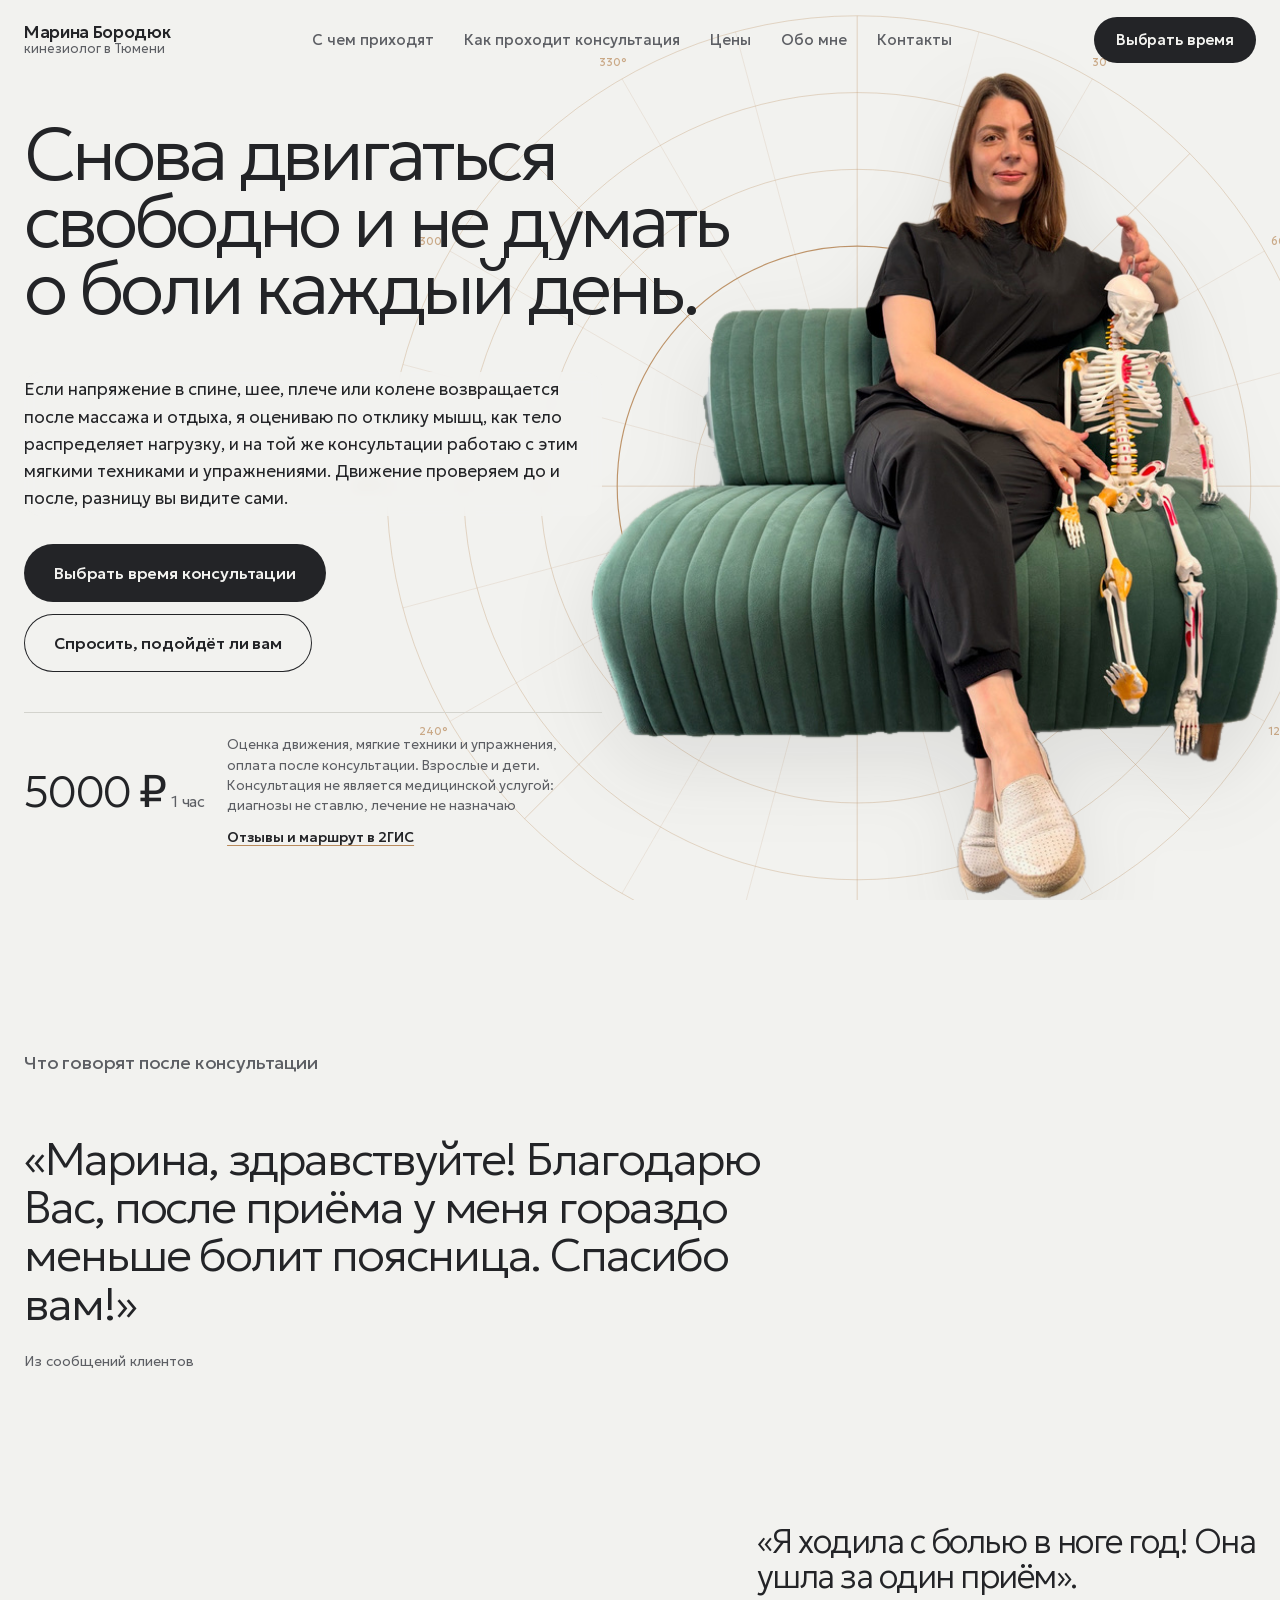
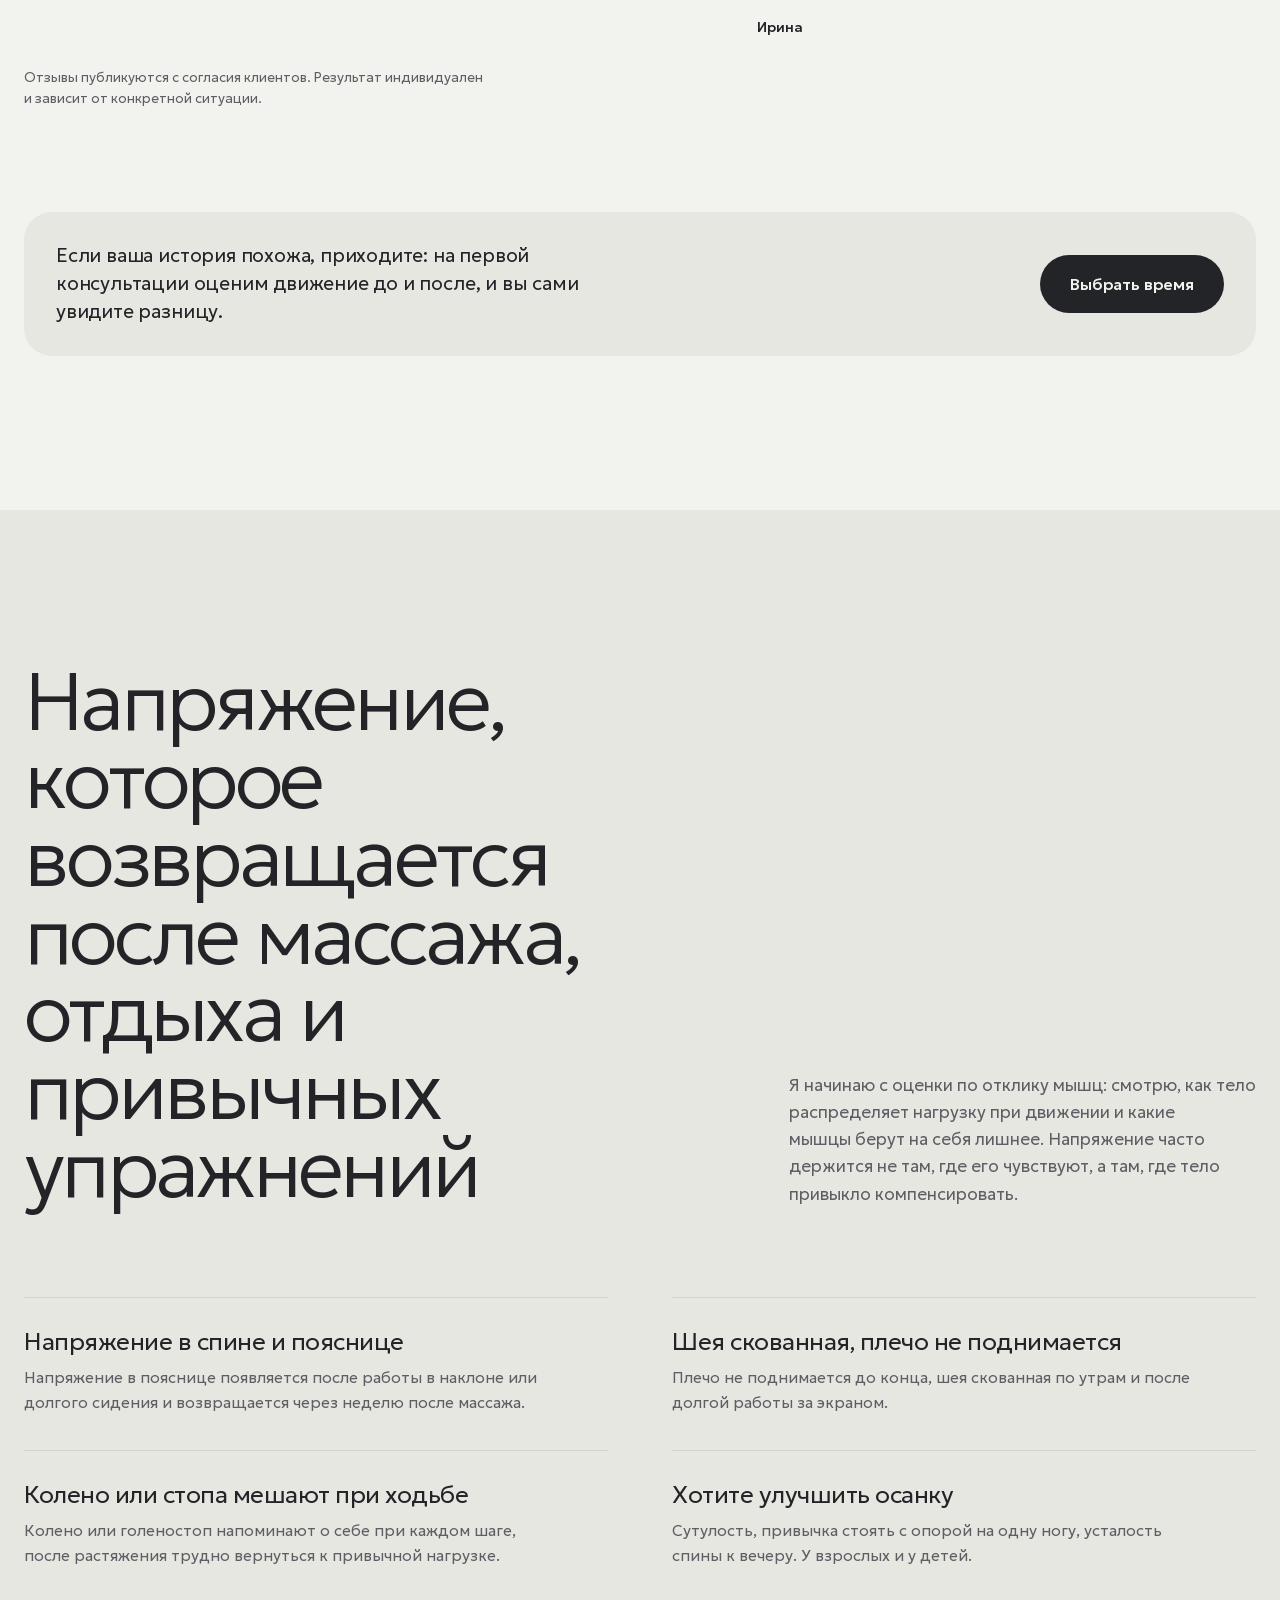
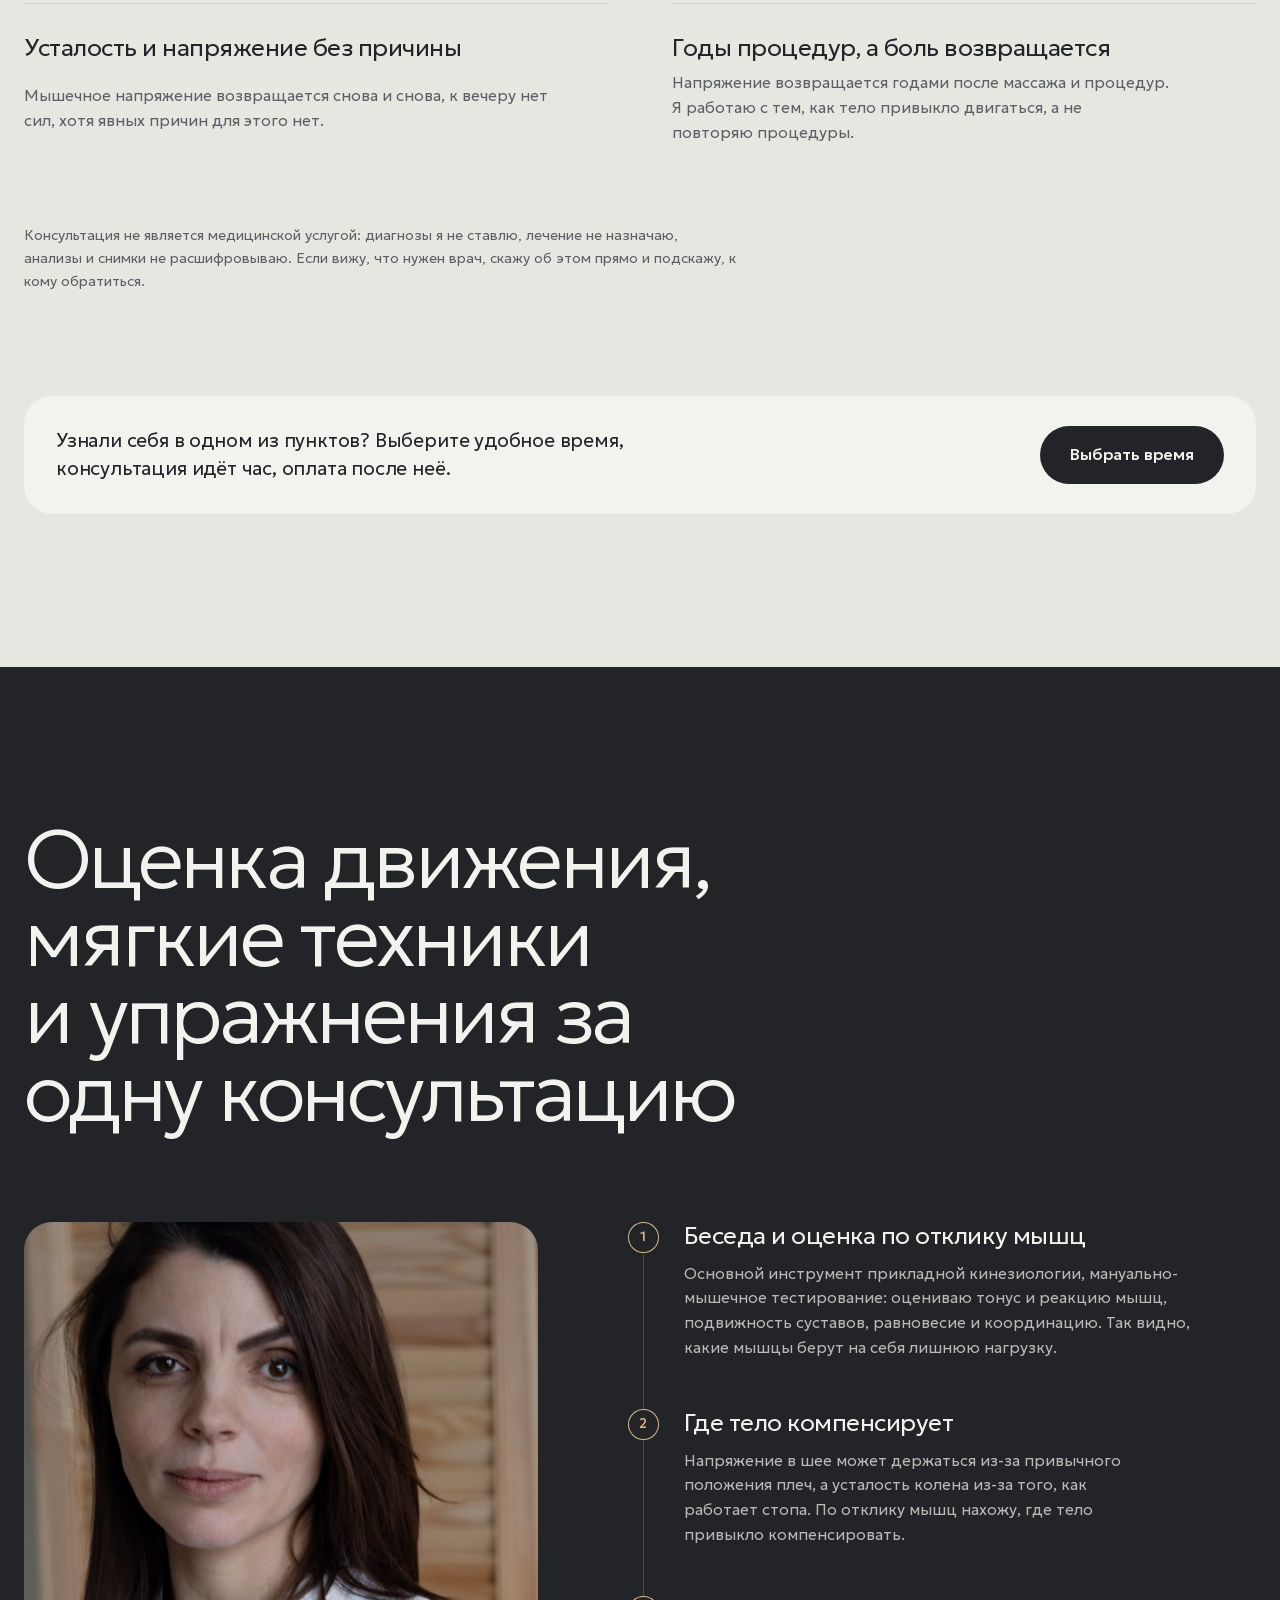
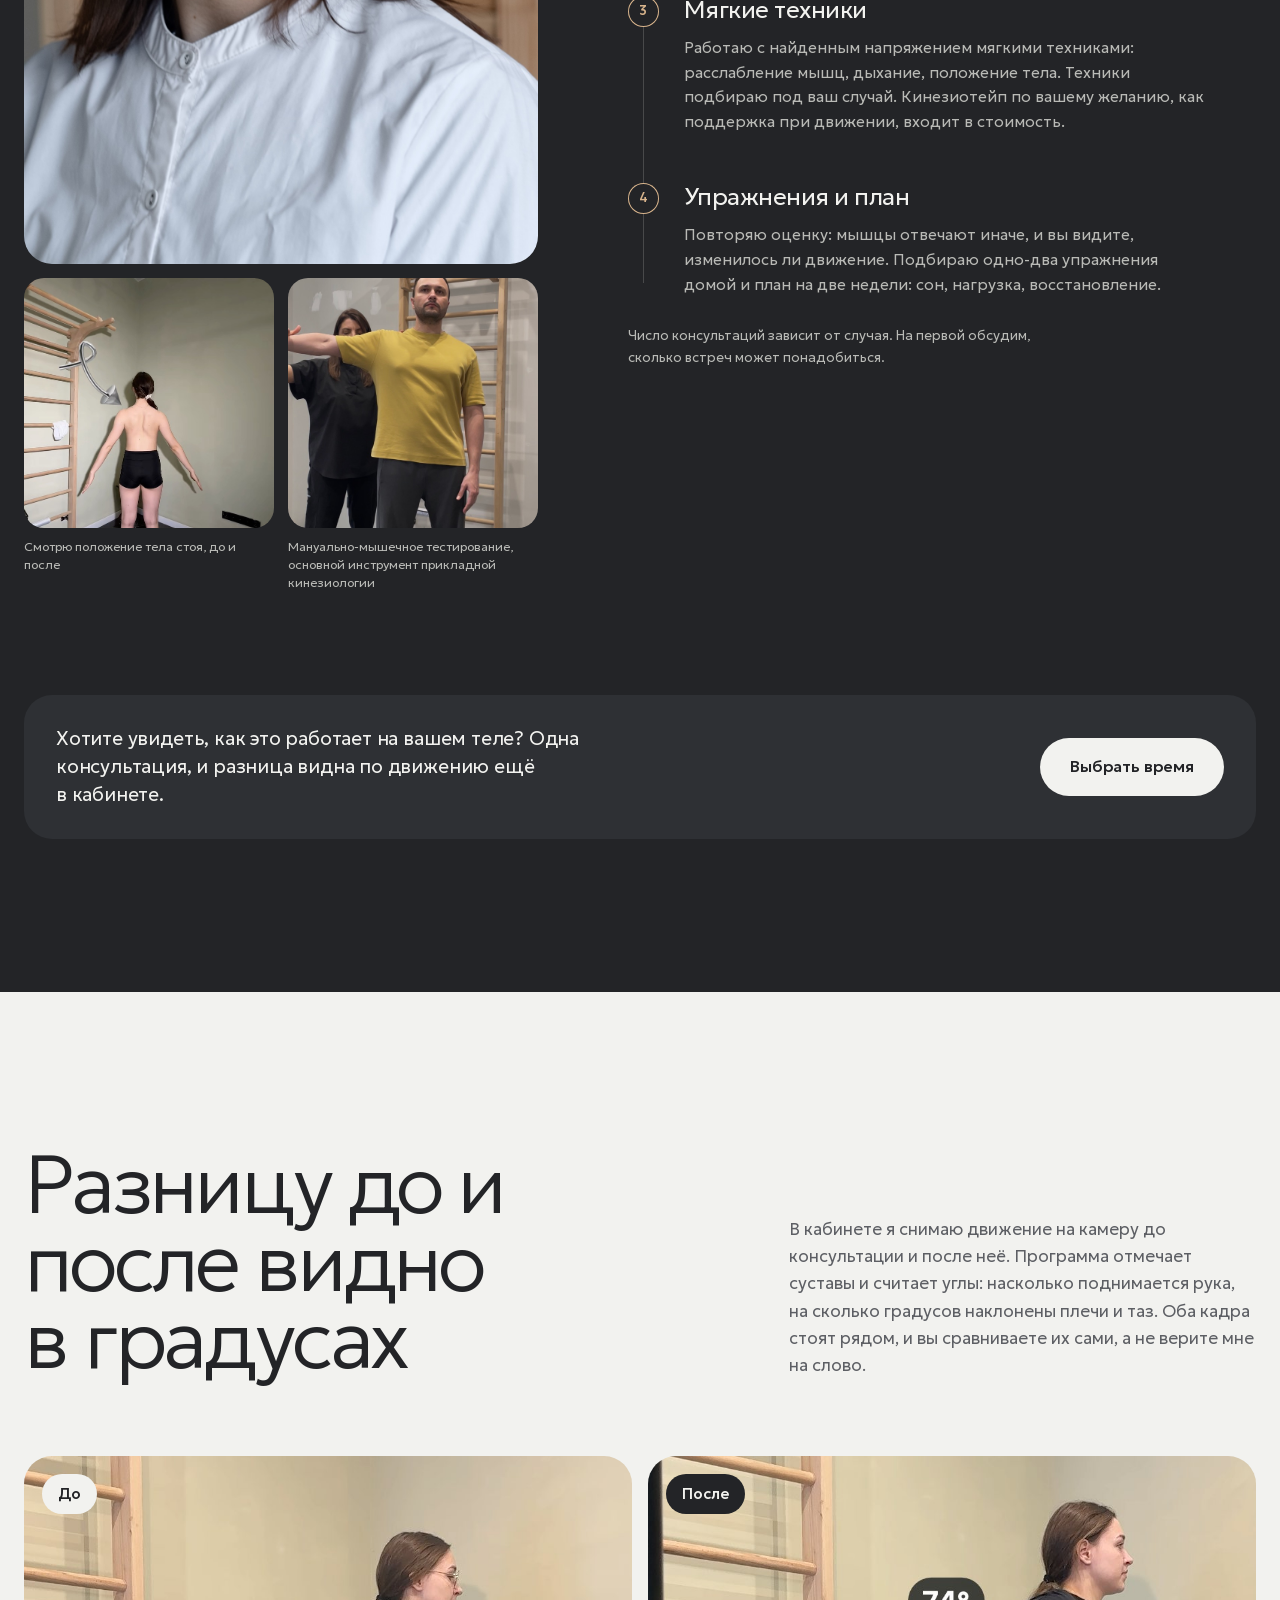
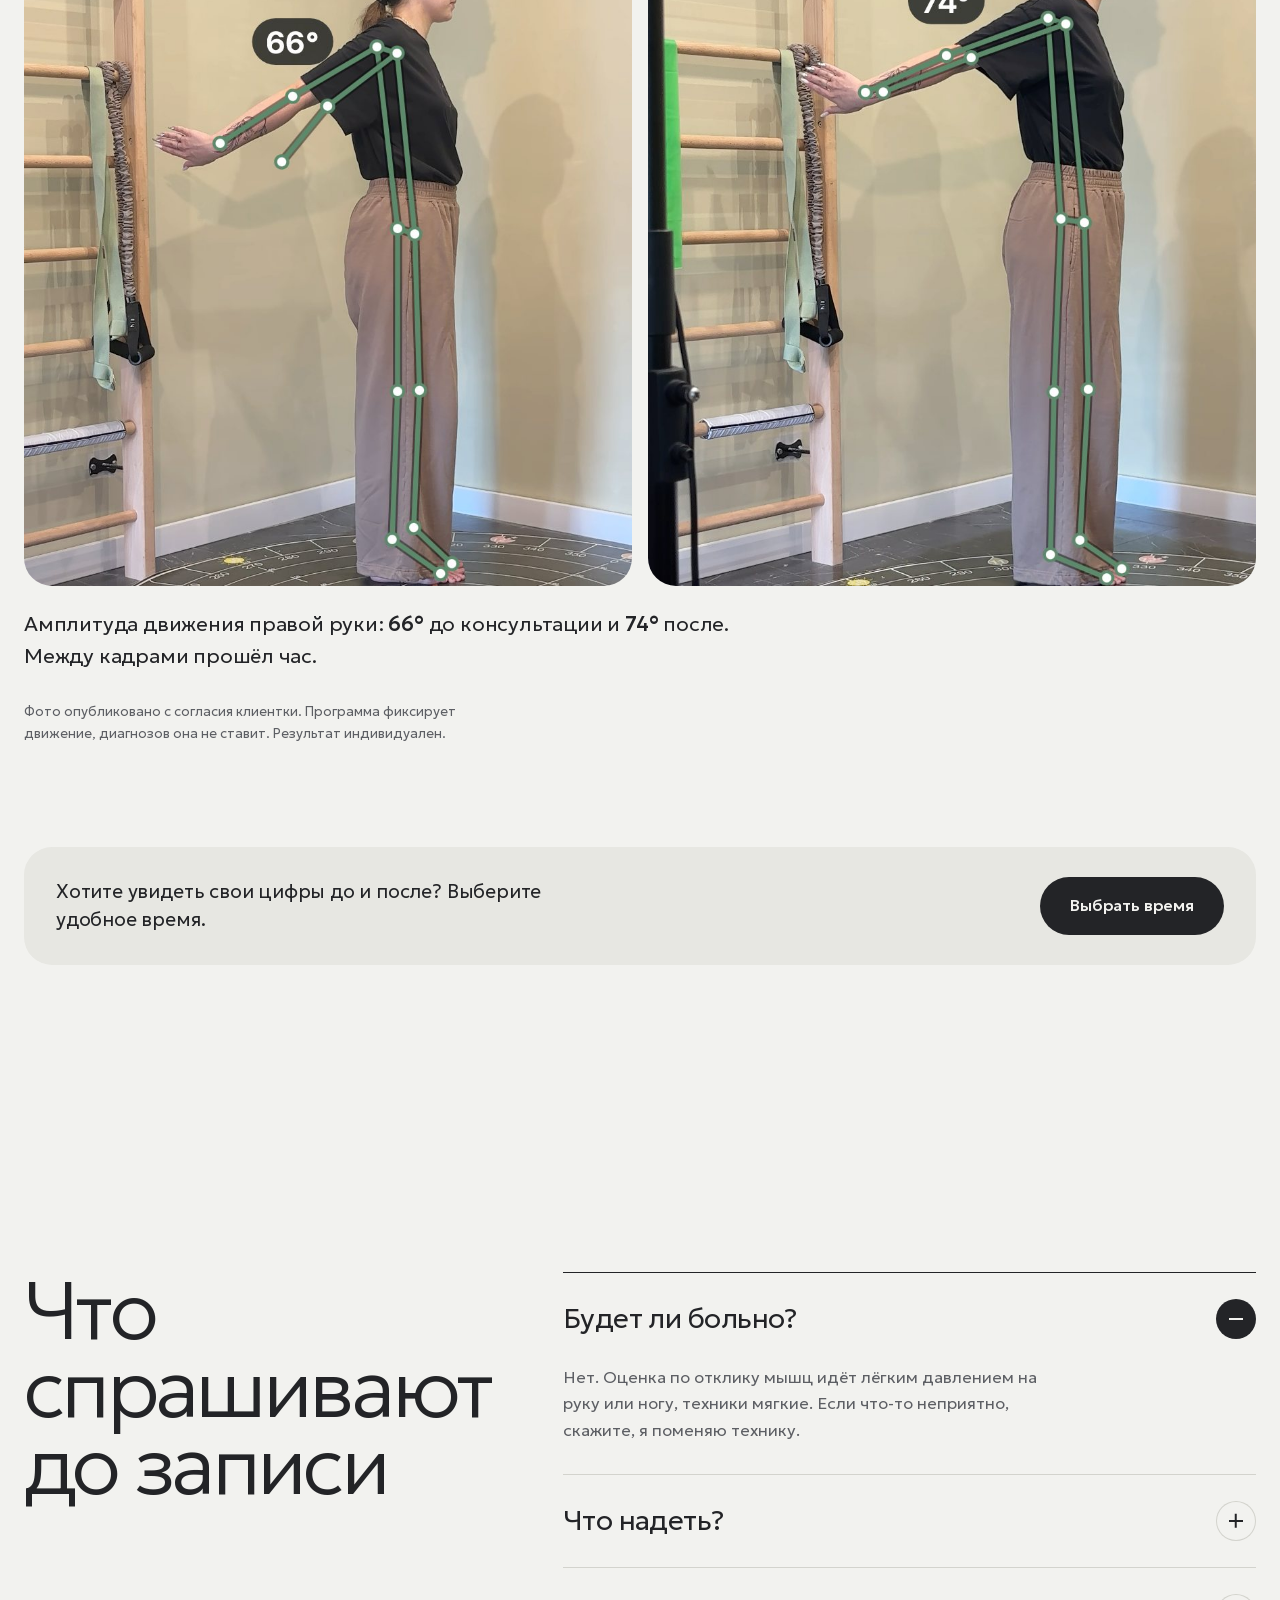
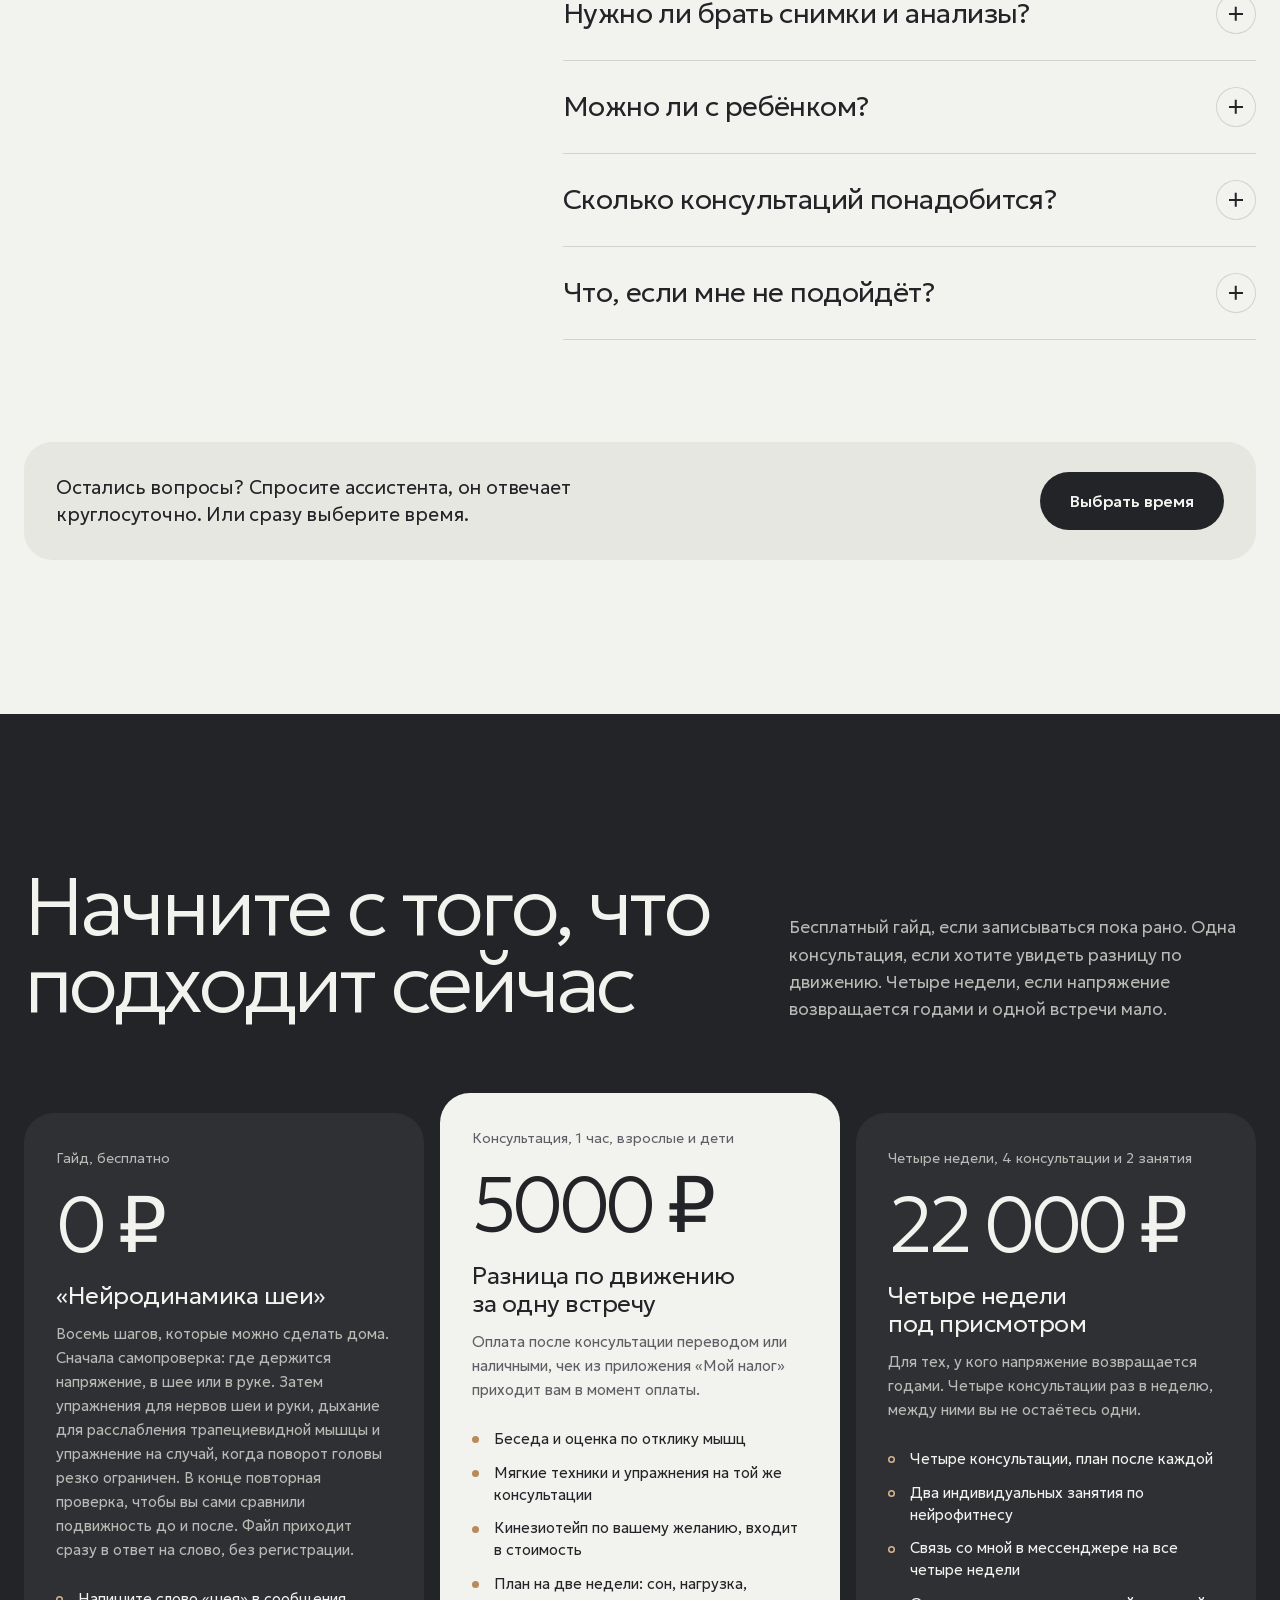
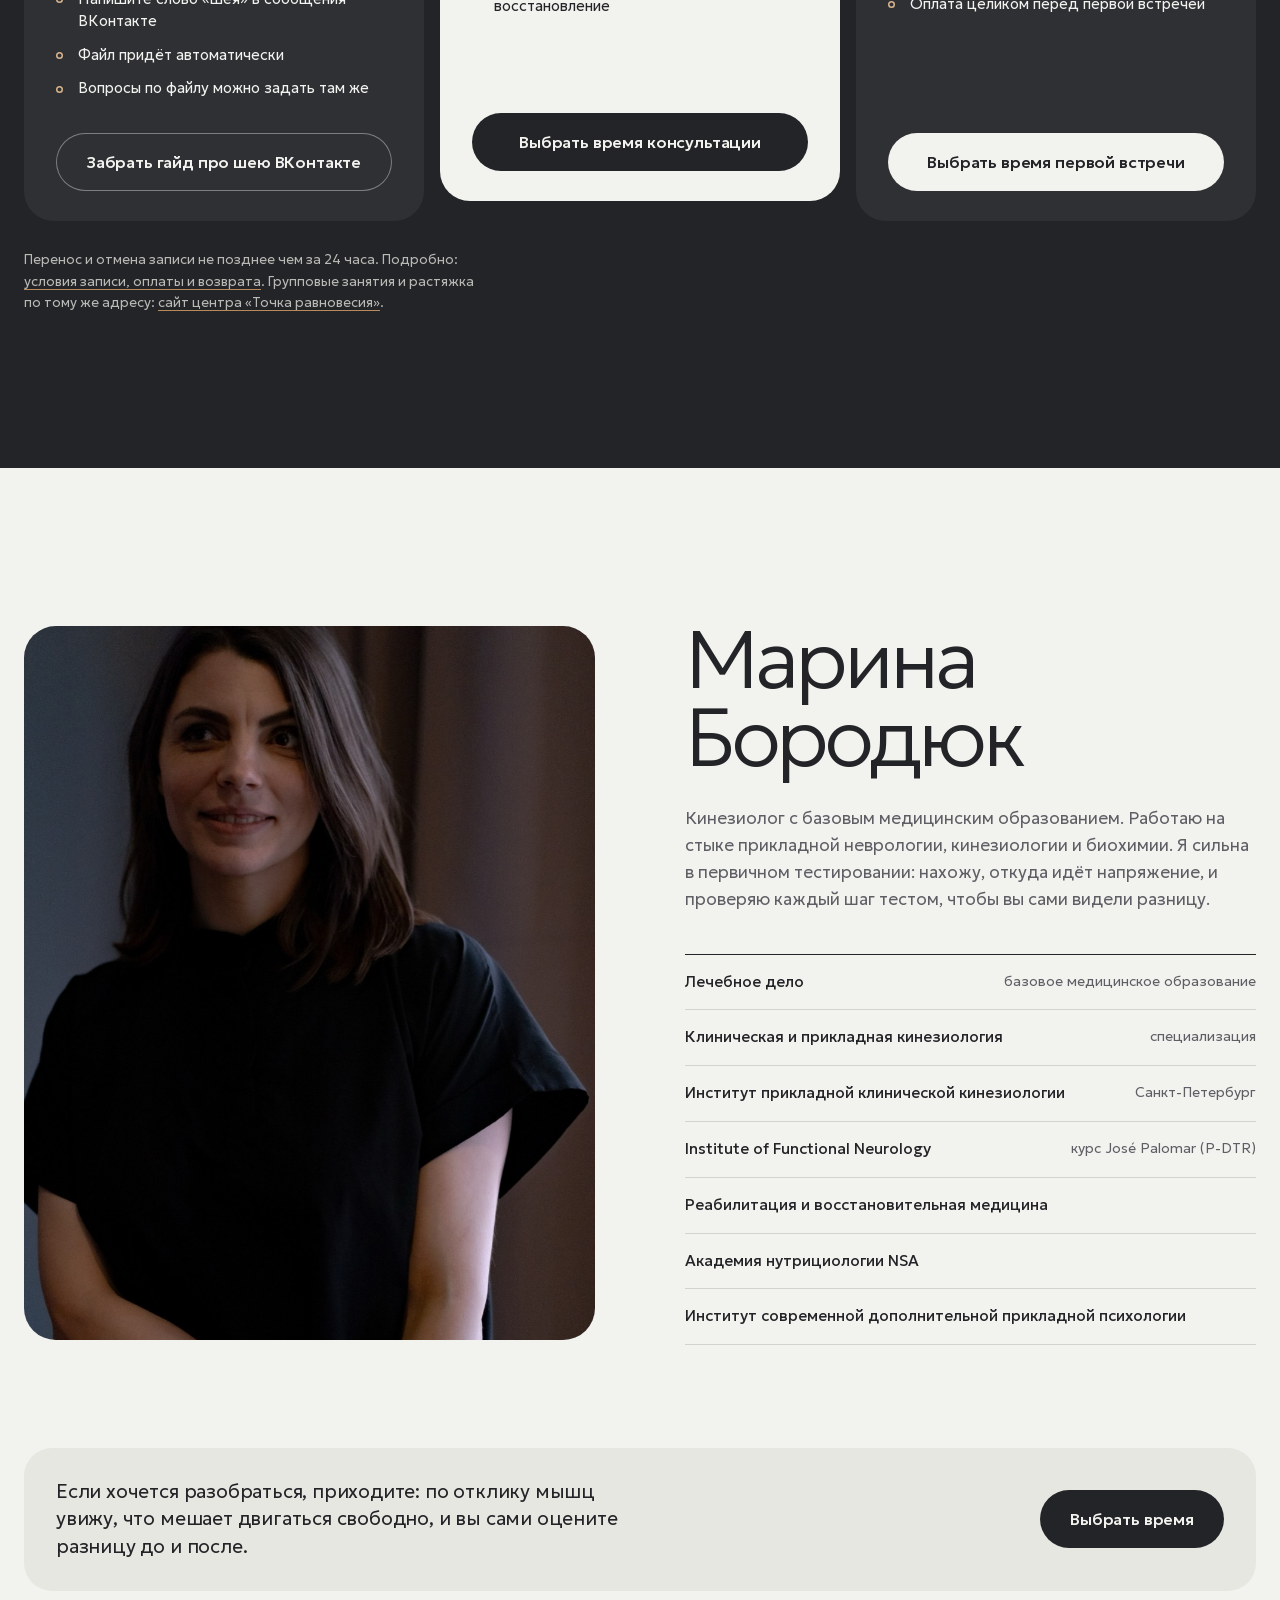
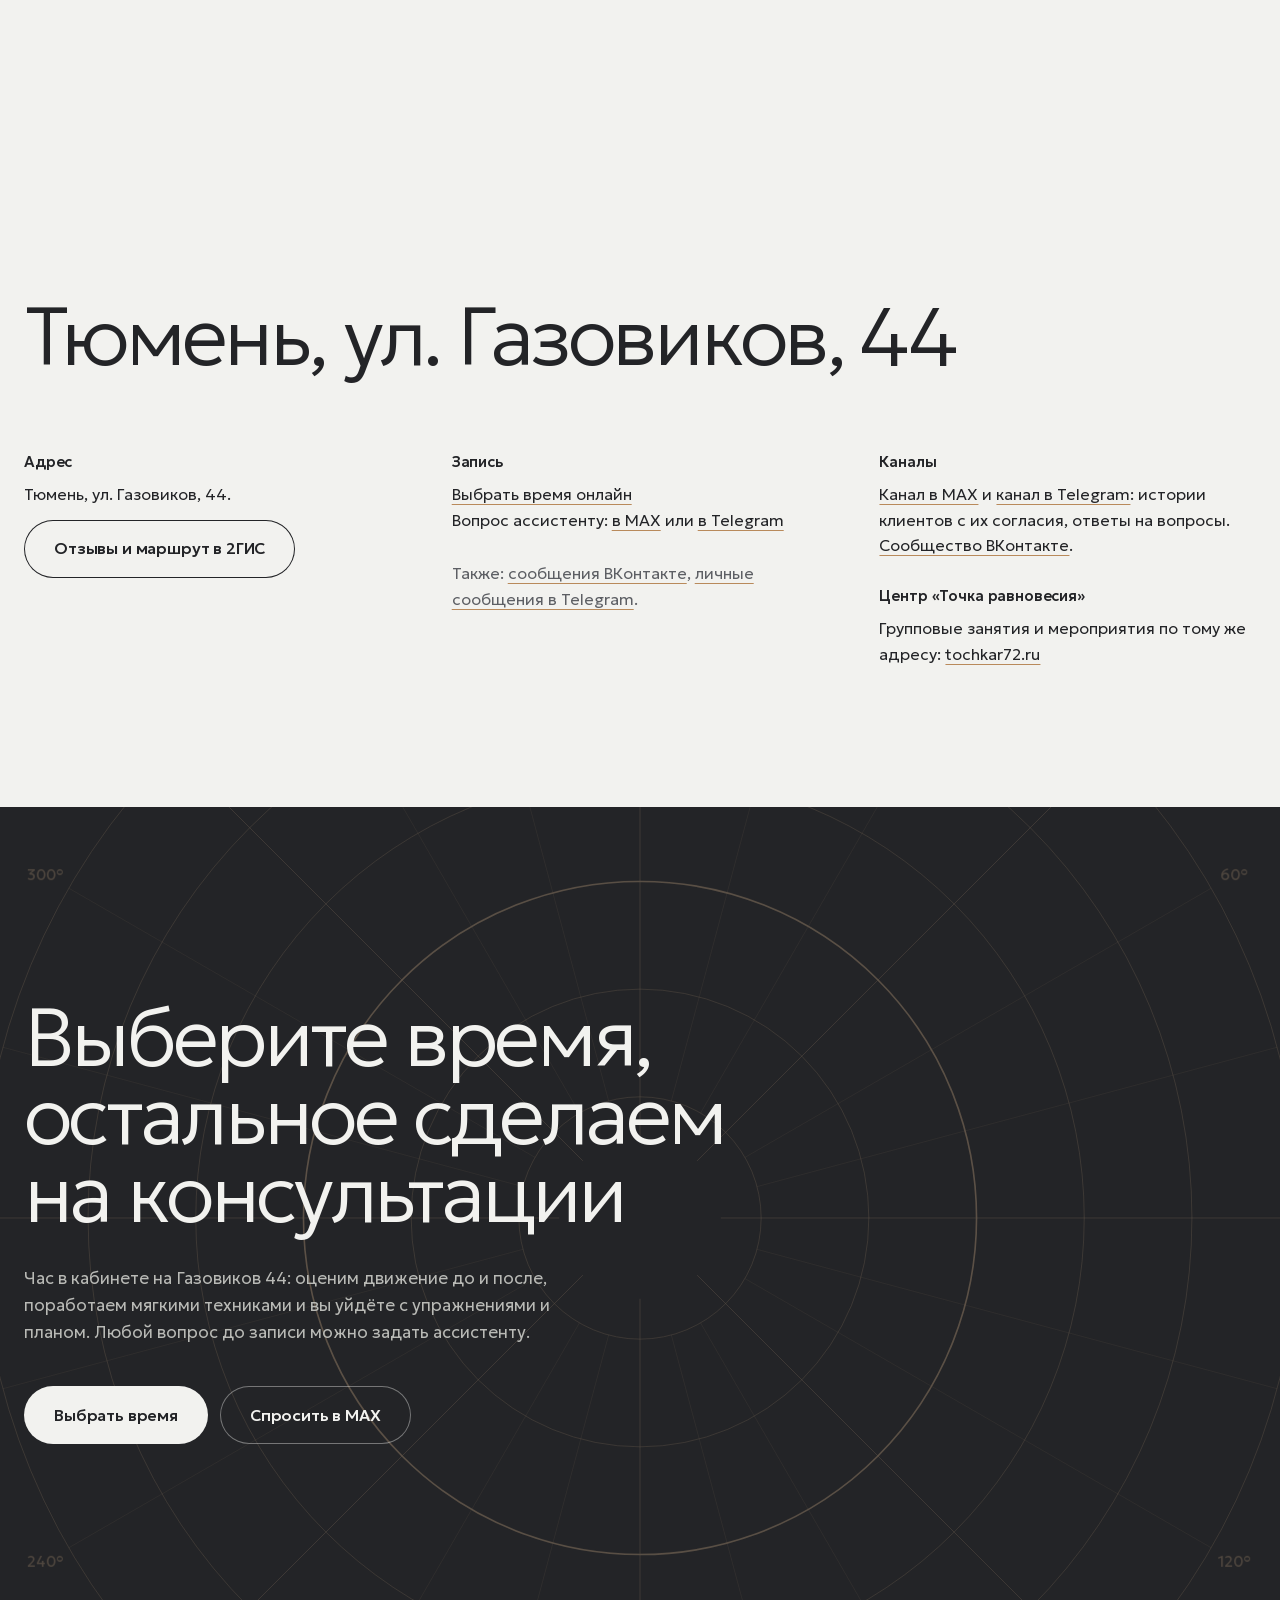
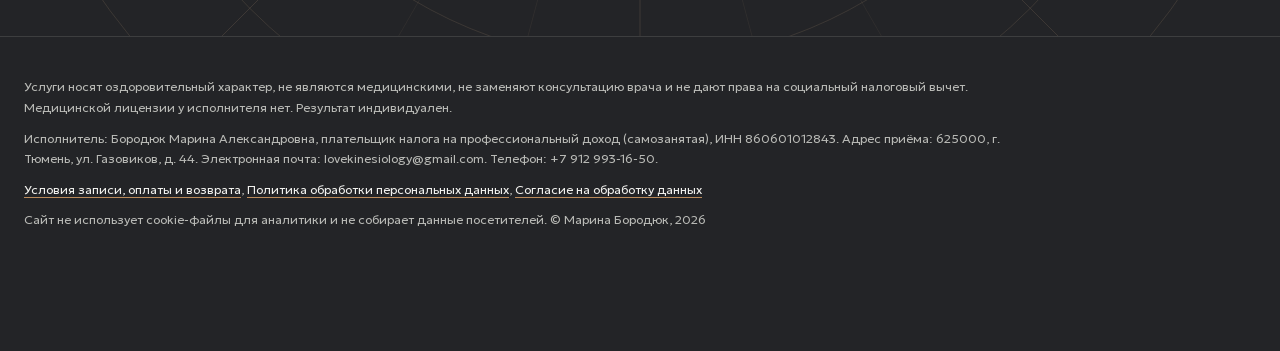
<file: index.html>
<!DOCTYPE html>
<html lang="ru">
<head>
<meta charset="utf-8">
<meta name="viewport" content="width=device-width, initial-scale=1, viewport-fit=cover">
<title>Кинезиолог в Тюмени · Марина Бородюк</title>
<meta name="description" content="Кинезиолог Марина Бородюк, Тюмень, Газовиков 44. Напряжение в спине, шее, плече, колене, которое возвращается после массажа. Оценка движения до и после, мягкие техники и упражнения за одну консультацию, 1 час, 5000 ₽. Услуги оздоровительные.">
<meta name="keywords" content="кинезиолог Тюмень, кинезиология Тюмень, прикладная кинезиология, болит поясница Тюмень, болит шея, плечо не поднимается, боль в колене, Марина Бородюк">
<meta name="theme-color" content="#F2F2EF">
<link rel="canonical" href="https://lovekinesiology-sys.github.io/">
<meta property="og:type" content="website">
<meta property="og:locale" content="ru_RU">
<meta property="og:title" content="Снова двигаться свободно и не думать о боли каждый день. Кинезиолог в Тюмени">
<meta property="og:description" content="Оценка движения до и после, мягкие техники и упражнения за одну консультацию. Тюмень, Газовиков 44. Марина Бородюк.">
<meta property="og:image" content="https://lovekinesiology-sys.github.io/img/lux-portret.jpg">
<link rel="preload" href="img/v3-divan.png" as="image" fetchpriority="high">
<link rel="stylesheet" href="fonts/geologica.css">
<script type="application/ld+json">
{
  "@context": "https://schema.org",
  "@type": "HealthAndBeautyBusiness",
  "name": "Кинезиолог Марина Бородюк",
  "description": "Консультации кинезиолога в Тюмени: оценка движения, мягкие техники и упражнения при напряжении в спине, шее, плече, колене. Услуги оздоровительные.",
  "url": "https://lovekinesiology-sys.github.io/",
  "telephone": "+7 912 993-16-50",
  "image": "https://lovekinesiology-sys.github.io/img/lux-portret.jpg",
  "priceRange": "5000–22000 ₽",
  "address": {"@type": "PostalAddress", "streetAddress": "ул. Газовиков, 44", "addressLocality": "Тюмень", "postalCode": "625000", "addressCountry": "RU"},
  "founder": {"@type": "Person", "name": "Марина Бородюк", "jobTitle": "Кинезиолог"},
  "sameAs": ["https://t.me/kinesio72", "https://vk.ru/kinesiologist72", "https://max.ru/channel_kinesio72", "https://tochkar72.ru/"]
}
</script>
<style>
/* Мир страницы: кабинет оценки движения. Круговая сетка с градусами, как разметка на полу кабинета,
   и ось тела, которая проходит через Марину. Мел, графит и сосна с жалюзи на портрете.
   Один шрифт, Geologica: огромный тонкий заголовок против плотного мелкого текста. */
:root{
  --mel:#F2F2EF;      /* страница, холодный мел */
  --mel2:#E7E7E2;     /* вторая полоса */
  --grafit:#232427;   /* текст и тёмные полосы */
  --grafit2:#2E3034;  /* карточка на тёмном */
  --seryj:#5D5F64;    /* второстепенный текст, 6:1 на меле */
  --sosna:#B98A5B;    /* сосна: ось, сетка, мелкие знаки */
  --sosna-svet:#D8B48C;
  --liniya:#D3D3CD;
  --na-temnom:#B9BAB6;

  --shrift:"Geologica","Helvetica Neue",Arial,sans-serif;
  --max:1360px;
  --sekciya:clamp(96px,12vw,176px);
  --ease:cubic-bezier(.16,1,.3,1);
  --ease-ui:cubic-bezier(.23,1,.32,1);
  color-scheme:light;
}
*{box-sizing:border-box;margin:0;padding:0}
html{-webkit-text-size-adjust:100%;scroll-padding-top:88px}
html.lenis,html.lenis body{height:auto}
.lenis.lenis-smooth{scroll-behavior:auto!important}
html,body{overflow-x:clip;max-width:100%}
body{background:var(--mel);color:var(--grafit);font-family:var(--shrift);font-weight:300;font-size:17px;line-height:1.6;-webkit-font-smoothing:antialiased;font-feature-settings:"ss01","tnum" 0}
::selection{background:var(--sosna);color:#fff}
:focus-visible{outline:2px solid var(--sosna);outline-offset:4px;border-radius:4px}
img{max-width:100%;display:block}
a{color:inherit;text-decoration:none}
p a,.primech a,footer a,.kont a{text-decoration:underline;text-decoration-thickness:1px;text-underline-offset:.22em;text-decoration-color:var(--sosna)}
.wrap{max-width:var(--max);margin:0 auto;padding-left:max(24px,env(safe-area-inset-left,0px));padding-right:max(24px,env(safe-area-inset-right,0px))}
h1,h2,h3{font-weight:200;text-wrap:balance;letter-spacing:-.045em}
h2{font-size:clamp(44px,6.4vw,104px);line-height:.95}
h3{font-size:clamp(22px,1.9vw,28px);line-height:1.15;font-weight:300;letter-spacing:-.02em}
p{max-width:34em;text-wrap:pretty}
.seryj{color:var(--seryj)}
.primech{font-size:13.5px;line-height:1.6;color:var(--seryj);margin-top:28px}
section{padding-block:var(--sekciya)}

/* кнопки: плотная плашка, нажатие отвечает сразу */
.knopka{display:inline-flex;align-items:center;justify-content:center;min-height:58px;padding:0 30px;border-radius:999px;background:var(--grafit);color:var(--mel);font-family:var(--shrift);font-weight:500;font-size:16px;letter-spacing:-.01em;line-height:1.2;text-align:center;white-space:nowrap;
  transition:background-color .3s ease,color .3s ease,box-shadow .3s ease,transform .16s var(--ease-ui)}
.knopka:active{transform:scale(.97)}
.knopka.vtor{background:transparent;color:var(--grafit);box-shadow:inset 0 0 0 1px var(--grafit)}
.knopka.sosna{background:var(--sosna);color:#fff}
.knopka.svet{background:var(--mel);color:var(--grafit)}
.knopka.kontur{background:transparent;color:var(--mel);box-shadow:inset 0 0 0 1px rgba(242,242,239,.4)}
@media(hover:hover) and (pointer:fine){
  .knopka:hover{background:var(--sosna);color:#fff}
  .knopka.vtor:hover{background:var(--grafit);color:var(--mel);box-shadow:none}
  .knopka.sosna:hover{background:var(--grafit)}
  .knopka.svet:hover{background:var(--sosna-svet);color:var(--grafit)}
  .knopka.kontur:hover{background:var(--mel);color:var(--grafit)}
}
.dejstvie{display:flex;flex-wrap:wrap;gap:12px;margin-top:40px}
@media(max-width:640px){.dejstvie .knopka{flex:1 1 100%;white-space:normal}}

/* шапка */
body::before{content:"";position:fixed;inset:0 0 auto;height:env(safe-area-inset-top,0px);z-index:51;background:var(--mel)}
header{position:fixed;top:env(safe-area-inset-top,0px);left:0;right:0;z-index:50;transition:background-color .4s ease,box-shadow .4s ease}
header.sdvig{background:color-mix(in srgb,var(--mel) 90%,transparent);backdrop-filter:blur(14px);-webkit-backdrop-filter:blur(14px);box-shadow:0 1px 0 var(--liniya)}
header .wrap{display:flex;align-items:center;justify-content:space-between;height:80px;gap:24px;max-width:none}
.logo{font-weight:500;font-size:17px;letter-spacing:-.02em;line-height:1.15}
.logo small{display:block;font-weight:300;font-size:13px;color:var(--seryj);letter-spacing:0}
nav{display:flex;gap:30px}
nav a{font-size:15px;font-weight:400;color:var(--seryj);transition:color .25s ease}
@media(hover:hover){nav a:hover{color:var(--grafit)}}
header .knopka{min-height:46px;padding:0 22px;font-size:15px}
@media(max-width:1060px){nav{display:none}}

/* первый экран: сетка равновесия, ось тела, Марина и заголовок, который уходит под портрет */
.hero{position:relative;min-height:max(760px,100svh);padding:0;overflow:hidden}
.hero .wrap{position:relative;min-height:inherit;display:grid;grid-template-columns:minmax(0,1fr);align-content:end;padding-top:120px;padding-bottom:clamp(36px,4vw,56px)}
.setka{position:absolute;z-index:0;right:max(-6vw,-80px);top:50%;width:min(78vw,1080px);aspect-ratio:1;transform:translateY(-46%);color:var(--sosna);pointer-events:none}
.setka svg{width:100%;height:100%;overflow:visible}
.setka circle,.setka line{fill:none;stroke:currentColor}
.setka text{fill:currentColor;font-family:var(--shrift);font-size:11px;font-weight:400}
.os{position:absolute;z-index:3;top:0;bottom:0;left:var(--os-x,66%);width:1px;background:linear-gradient(var(--sosna) 0 0) no-repeat;background-size:1px 100%;pointer-events:none}
.os::after{content:"";position:absolute;left:-5px;bottom:18%;width:11px;height:11px;border-radius:50%;background:var(--mel);box-shadow:inset 0 0 0 1px var(--sosna)}
.hero{--ph:min(calc(100svh - 70px),980px);--os-x:calc(100% - var(--ph)*.832*.4)}
.hero .portret{left:auto;right:0;transform:none;}
@media(min-width:861px){.figura{right:min(0px,calc((100% - 100vw)/2))!important}.hero .podpis-portreta{right:calc(var(--ph)*.832 + 8px);text-align:right}}
.portret{position:absolute;z-index:2;bottom:0;left:var(--os-x,66%);transform:translateX(-50%);height:var(--ph);min-height:640px;width:auto;max-width:none;filter:drop-shadow(0 30px 40px rgba(35,36,39,.10))}
.hero h1{position:relative;z-index:3;font-size:clamp(52px,5.8vw,108px);line-height:.9;letter-spacing:-.055em;max-width:none;margin-bottom:clamp(36px,4vw,56px)}
@media(min-width:861px){.hero h1 .stroka{white-space:nowrap}}
.hero h1 .stroka{display:block;overflow:hidden;padding-bottom:.08em;margin-bottom:-.08em}
.hero h1 .stroka>span{display:block}
.hero .niz{position:relative;z-index:4;display:grid;grid-template-columns:minmax(0,34em) minmax(0,1fr);gap:40px;align-items:end}
.hero .lead{font-size:clamp(17px,1.25vw,19px);line-height:1.6;background:color-mix(in srgb,var(--mel) 82%,transparent);backdrop-filter:blur(6px);-webkit-backdrop-filter:blur(6px);border-radius:18px;padding:4px 0}
.hero .dejstvie{margin-top:28px}
.fakty{display:grid;gap:10px;justify-self:end;max-width:300px;background:var(--mel);border-radius:22px;padding:22px 24px;box-shadow:0 20px 50px -24px rgba(35,36,39,.35)}
.fakty .cena{font-size:44px;font-weight:200;letter-spacing:-.05em;line-height:1}
.fakty .cena small{font-size:15px;font-weight:300;letter-spacing:-.01em;color:var(--seryj);margin-left:6px}
.fakty p{font-size:13.5px;line-height:1.5;color:var(--seryj)}
.fakty a{font-size:14px;font-weight:500;text-decoration:underline;text-decoration-color:var(--sosna);text-underline-offset:.22em}
.podpis-portreta{position:absolute;z-index:4;right:max(24px,env(safe-area-inset-right,0px));top:120px;text-align:right;font-size:13px;line-height:1.45;color:var(--seryj);max-width:190px}
.podpis-portreta b{display:block;font-weight:500;color:var(--grafit);font-size:15px}
@media(max-width:1100px){.hero .niz{grid-template-columns:1fr}.fakty{justify-self:start}}
@media(max-width:860px){
  .hero{min-height:0}
  .hero .wrap{display:block;padding-top:108px;padding-bottom:40px}
  .hero h1{font-size:clamp(50px,14.5vw,84px);max-width:none;margin-bottom:0}
  .figura{position:relative;height:min(118vw,560px);margin:12px calc(-1*max(24px,env(safe-area-inset-left,0px))) 0;overflow:hidden}
  .hero{--ph:min(118vw,560px)}
  .figura .portret{height:100%;min-height:0}
  .podpis-portreta{text-align:left;right:auto}
  .figura .setka{right:auto;left:var(--os-x);top:58%;width:150vw;transform:translate(-50%,-50%)}
  .podpis-portreta{left:20px;top:auto;bottom:22px;background:var(--mel);padding:12px 14px;border-radius:14px;max-width:200px}
  .hero .niz{gap:28px;margin-top:28px}
  .hero .lead{background:none;backdrop-filter:none}
  .fakty{max-width:none;width:100%}
}
@media(min-width:861px){.figura{position:absolute;inset:0;z-index:2;pointer-events:none}.figura .podpis-portreta{pointer-events:auto}}

/* плашка записи после раздела */
.plashka{display:flex;flex-wrap:wrap;align-items:center;justify-content:space-between;gap:24px 40px;margin-top:clamp(64px,8vw,104px);padding:30px 32px;border-radius:28px;background:var(--mel2)}
.plashka p{font-size:clamp(18px,1.5vw,21px);line-height:1.45;max-width:30em;flex:1 1 320px;letter-spacing:-.01em}
.temno .plashka{background:var(--grafit2)}
@media(max-width:640px){.plashka{padding:24px 22px;border-radius:22px}.plashka .knopka{flex:1 1 100%}}

/* отзывы */
.otzyvy{display:grid;grid-template-columns:repeat(12,minmax(0,1fr));gap:24px;align-items:start}
.otzyv{min-width:0}
.otzyv:first-child{grid-column:1 / span 8}
.otzyv:nth-child(2){grid-column:8 / span 5;margin-top:clamp(80px,10vw,180px)}
.otzyv p{font-size:clamp(30px,3.6vw,58px);line-height:1.05;letter-spacing:-.045em;font-weight:200;max-width:none}
.otzyv:nth-child(2) p{font-size:clamp(26px,2.6vw,40px)}
.otzyv small{display:block;margin-top:22px;font-size:14px;color:var(--seryj)}
.otzyv small b{font-weight:500;color:var(--grafit)}
@media(max-width:860px){.otzyv:first-child,.otzyv:nth-child(2){grid-column:1 / -1;margin-top:0}.otzyvy{row-gap:56px}}

/* с чем приходят */
.zony{display:grid;grid-template-columns:repeat(2,minmax(0,1fr));column-gap:clamp(32px,5vw,80px);margin-top:clamp(56px,7vw,96px)}
@media(max-width:760px){.zony{grid-template-columns:1fr}}
.zona{padding:30px 0 34px;border-top:1px solid var(--liniya);display:grid;grid-template-columns:minmax(0,1fr);gap:10px;position:relative}
.zona::before{content:"";position:absolute;left:0;top:-1px;height:1px;width:100%;background:var(--grafit);transform:scaleX(0);transform-origin:left;transition:transform .7s var(--ease)}
@media(hover:hover){.zona:hover::before{transform:scaleX(1)}}
.zona p{color:var(--seryj);font-size:15.5px}
.vvod{display:grid;grid-template-columns:minmax(0,1.2fr) minmax(0,.8fr);gap:clamp(32px,5vw,80px);align-items:end}
.vvod p{color:var(--seryj)}
@media(max-width:960px){.vvod{grid-template-columns:1fr}}
.zametka{margin-top:44px;font-size:14px;line-height:1.65;color:var(--seryj);max-width:52em}

/* как проходит: тёмная полоса, ось идёт по шагам */
.temno{background:var(--grafit);color:var(--mel)}
.temno .seryj,.temno .primech{color:var(--na-temnom)}
.priem{display:grid;grid-template-columns:minmax(0,.9fr) minmax(0,1.1fr);gap:clamp(48px,7vw,120px);margin-top:clamp(56px,7vw,96px)}
@media(max-width:960px){.priem{grid-template-columns:1fr}}
.priem .foto-bolshoe{border-radius:28px;overflow:hidden;aspect-ratio:4/5;position:relative}
.priem .foto-bolshoe img{width:100%;height:100%;object-fit:cover;object-position:50% 22%}
.priem .foto-dva{display:grid;grid-template-columns:1fr 1fr;gap:14px;margin-top:14px}
.priem .foto-dva figure{min-width:0}
.priem .foto-dva .ok{border-radius:20px;overflow:hidden;aspect-ratio:1}
.priem .foto-dva img{width:100%;height:100%;object-fit:cover;object-position:50% 40%}
.priem figcaption{font-size:12.5px;line-height:1.45;color:var(--na-temnom);margin-top:10px}
.shagi{position:relative;padding-left:56px}
.shagi::before{content:"";position:absolute;left:15px;top:14px;bottom:14px;width:1px;background:rgba(242,242,239,.18)}
.shagi .shkala{position:absolute;left:15px;top:14px;width:1px;height:calc(100% - 28px);background:var(--sosna-svet);transform-origin:top;transform:scaleY(var(--progress,1))}
.shag{position:relative;padding:0 0 48px}
.shag:last-of-type{padding-bottom:0}
.shag .n{position:absolute;left:-56px;top:0;width:31px;height:31px;border-radius:50%;display:grid;place-items:center;background:var(--grafit);box-shadow:inset 0 0 0 1px var(--sosna-svet);color:var(--sosna-svet);font-size:13px;font-weight:500;font-variant-numeric:tabular-nums}
.shag h3{margin-bottom:12px}
.shag p{color:var(--na-temnom);font-size:15.5px}

/* вопросы */
.voprosy{margin-top:clamp(48px,6vw,80px);border-top:1px solid var(--grafit)}
.vopros{border-bottom:1px solid var(--liniya)}
.vopros summary{list-style:none;cursor:pointer;display:grid;grid-template-columns:minmax(0,1fr) 40px;gap:20px;align-items:center;padding:26px 0}
.vopros summary::-webkit-details-marker{display:none}
.vopros summary h3{font-size:clamp(22px,2.2vw,32px)}
.plus{width:40px;height:40px;border-radius:50%;box-shadow:inset 0 0 0 1px var(--liniya);position:relative;transition:background-color .3s ease,box-shadow .3s ease}
.plus::before,.plus::after{content:"";position:absolute;left:13px;right:13px;top:50%;height:1.5px;margin-top:-.75px;background:var(--grafit);transition:transform .45s var(--ease)}
.plus::after{transform:rotate(90deg)}
.vopros[open] .plus{background:var(--grafit);box-shadow:none}
.vopros[open] .plus::before,.vopros[open] .plus::after{background:var(--mel)}
.vopros[open] .plus::after{transform:rotate(0)}
@media(hover:hover){.vopros summary:hover .plus{box-shadow:inset 0 0 0 1px var(--grafit)}}
.otvet{overflow:hidden}
.otvet p{padding:0 64px 30px 0;color:var(--seryj);font-size:16.5px}
.dva-stolbca{display:grid;grid-template-columns:minmax(0,.8fr) minmax(0,1.2fr);gap:clamp(32px,6vw,100px);align-items:start}
.dva-stolbca .lip{position:sticky;top:120px}
@media(max-width:960px){.dva-stolbca{grid-template-columns:1fr}.dva-stolbca .lip{position:static}}

/* цены */
.ceny{display:grid;grid-template-columns:repeat(3,minmax(0,1fr));gap:16px;margin-top:clamp(56px,7vw,96px);align-items:stretch}
@media(max-width:1000px){.ceny{grid-template-columns:1fr}}
.put{display:flex;flex-direction:column;border-radius:30px;padding:34px 32px 30px;background:var(--grafit2);min-width:0}
.put .chto{font-size:14px;color:var(--na-temnom)}
.put .summa{font-size:clamp(64px,6vw,96px);font-weight:200;letter-spacing:-.06em;line-height:.9;margin:22px 0 22px;font-variant-numeric:tabular-nums}
.put h3{margin-bottom:12px}
.put>p{font-size:15px;color:var(--na-temnom)}
.put ul{list-style:none;margin:26px 0 34px;display:grid;gap:12px}
.put li{font-size:15px;line-height:1.45;padding-left:22px;position:relative}
.put li::before{content:"";position:absolute;left:0;top:.55em;width:7px;height:7px;border-radius:50%;box-shadow:inset 0 0 0 1.5px var(--sosna-svet)}
.put .dejstvie{margin-top:auto}
.put .knopka{width:100%;white-space:normal}
.put.glav{background:var(--mel);color:var(--grafit)}
.put.glav .chto,.put.glav>p{color:var(--seryj)}
.put.glav li::before{box-shadow:none;background:var(--sosna)}
@media(min-width:1001px){.put.glav{transform:translateY(-20px)}}

/* обо мне */
.obo{display:grid;grid-template-columns:minmax(0,1fr) minmax(0,1fr);gap:clamp(48px,7vw,120px);align-items:center}
@media(max-width:960px){.obo{grid-template-columns:1fr}}
.obo .kadr{border-radius:32px;overflow:hidden;aspect-ratio:4/5;position:relative;background:var(--mel2)}
.obo .kadr img{width:100%;height:100%;object-fit:cover;object-position:50% 20%}
.obo p{margin-top:28px;color:var(--seryj)}
.obr{list-style:none;margin-top:40px;border-top:1px solid var(--grafit)}
.obr li{display:grid;grid-template-columns:minmax(0,1fr) auto;gap:20px;padding:15px 0;border-bottom:1px solid var(--liniya);font-size:15.5px;font-weight:400}
.obr li span{color:var(--seryj);font-weight:300;font-size:14px;text-align:right}
@media(max-width:560px){.obr li{grid-template-columns:1fr;gap:2px}.obr li span{text-align:left}}

/* контакты и финал */
.kont{display:grid;grid-template-columns:repeat(3,minmax(0,1fr));gap:clamp(28px,4vw,64px);margin-top:clamp(48px,6vw,80px)}
@media(max-width:900px){.kont{grid-template-columns:1fr}}
.kont>div{min-width:0}
.kont h3{font-size:15px;font-weight:500;letter-spacing:-.01em;margin-bottom:12px}
.kont p{font-size:16px;margin-bottom:12px}
.kont .knopka{text-decoration:none}
.final{position:relative;overflow:hidden;background:var(--grafit);color:var(--mel);padding-block:clamp(120px,15vw,220px)}
.final .setka{color:var(--sosna-svet);opacity:.35;right:auto;left:50%;top:50%;width:min(120vw,1400px);transform:translate(-50%,-50%)}
.final .wrap{position:relative;z-index:1}
.final h2{max-width:13ch}
.final p{margin-top:32px;color:var(--na-temnom)}

footer{background:var(--grafit);color:var(--na-temnom);padding-block:0 calc(110px + env(safe-area-inset-bottom,0px));font-size:12.5px;line-height:1.65}
footer .wrap{border-top:1px solid rgba(242,242,239,.12);padding-top:40px}
footer p{max-width:80em;margin-bottom:10px}
footer a{color:var(--mel)}

.zapis-fab{position:fixed;right:max(20px,env(safe-area-inset-right,0px));bottom:max(20px,env(safe-area-inset-bottom,0px));z-index:40;box-shadow:0 18px 40px -14px rgba(35,36,39,.55);opacity:0;transform:translateY(14px) scale(.98);pointer-events:none;transition:opacity .45s var(--ease),transform .45s var(--ease),background-color .3s ease}
.zapis-fab.on{opacity:1;transform:none;pointer-events:auto}
@media(max-width:640px){.zapis-fab{left:max(16px,env(safe-area-inset-left,0px));right:max(16px,env(safe-area-inset-right,0px))}}

@media(prefers-reduced-motion:reduce){*,*::before,*::after{transition-duration:.01ms!important}}

/* замер до и после */
.zamer-para{display:grid;grid-template-columns:1fr 1fr;gap:16px;margin-top:clamp(48px,6vw,80px)}
.zamer-para figure{position:relative;border-radius:28px;overflow:hidden;background:var(--mel2);min-width:0}
.zamer-para img{width:100%;height:auto;aspect-ratio:5/6;object-fit:cover}
.zamer-para .yarlyk{position:absolute;left:18px;top:18px;background:var(--mel);color:var(--grafit);border-radius:999px;padding:8px 16px;font-size:15px;font-weight:500}
.zamer-para figure:last-child .yarlyk{background:var(--grafit);color:var(--mel)}
.zamer-podpis{margin-top:22px;font-size:clamp(18px,1.6vw,22px);letter-spacing:-.01em;max-width:36em}
.zamer-podpis b{font-weight:500;font-variant-numeric:tabular-nums}
@media(max-width:640px){.zamer-para{gap:10px}.zamer-para figure{border-radius:20px}.zamer-para .yarlyk{left:10px;top:10px;padding:6px 12px;font-size:13px}}

@media(min-width:1101px){.hero .niz{grid-template-columns:minmax(0,34em)}.hero .fakty{justify-self:start;max-width:34em;grid-template-columns:auto 1fr;column-gap:22px;align-items:center;box-shadow:none;background:transparent;padding:22px 0 0;border-top:1px solid var(--liniya);border-radius:0}.hero .fakty .cena{grid-row:span 2}.hero .podpis-portreta{display:none}}
</style>
</head>
<body>

<svg width="0" height="0" style="position:absolute" aria-hidden="true">
  <symbol id="setka-sym" viewBox="-500 -500 1000 1000"></symbol>
</svg>

<header id="shapka">
  <div class="wrap">
    <a class="logo" href="./">Марина Бородюк<small>кинезиолог в Тюмени</small></a>
    <nav aria-label="Разделы">
      <a href="#prihodyat">С чем приходят</a>
      <a href="#priem">Как проходит консультация</a>
      <a href="#cena">Цены</a>
      <a href="#obo-mne">Обо мне</a>
      <a href="#kontakty">Контакты</a>
    </nav>
    <a class="knopka" href="https://mst.link/borodyuk_marina">Выбрать время</a>
  </div>
</header>

<main>
<section class="hero" aria-label="Марина Бородюк, кинезиолог">
  <div class="wrap">
    <h1><span class="stroka"><span>Снова двигаться</span></span><span class="stroka"><span>свободно и&nbsp;не&nbsp;думать</span></span><span class="stroka"><span>о&nbsp;боли каждый день.</span></span></h1>
    <div class="figura">
      <div class="setka" data-setka aria-hidden="true"></div>
      <img class="portret" src="img/v3-divan.png" alt="Марина Бородюк в кабинете" width="678" height="815" fetchpriority="high">
      <div class="podpis-portreta"><b>Марина Бородюк</b>прикладная кинезиология, P&#8209;DTR, прикладная неврология</div>
    </div>
    <div class="niz">
      <div>
        <p class="lead">Если напряжение в спине, шее, плече или колене возвращается после массажа и отдыха, я оцениваю по отклику мышц, как тело распределяет нагрузку, и на той же консультации работаю с этим мягкими техниками и упражнениями. Движение проверяем до и после, разницу вы видите сами.</p>
        <div class="dejstvie">
          <a class="knopka" href="https://mst.link/borodyuk_marina">Выбрать время консультации</a>
          <a class="knopka vtor" href="https://max.ru/se14609795_bot">Спросить, подойдёт ли вам</a>
        </div>
      </div>
      <div class="fakty">
        <div class="cena">5000 ₽<small>1 час</small></div>
        <p>Оценка движения, мягкие техники и упражнения, оплата после консультации. Взрослые и дети. Консультация не является медицинской услугой: диагнозы не ставлю, лечение не назначаю</p>
        <a href="https://2gis.ru/tyumen/geo/70000001090094487">Отзывы и маршрут в 2ГИС</a>
      </div>
    </div>
  </div>
</section>

<section id="otzyvy">
  <div class="wrap">
    <h2 class="seryj" style="font-size:clamp(18px,1.4vw,20px);letter-spacing:-.01em;font-weight:400;margin-bottom:clamp(40px,5vw,72px)">Что говорят после консультации</h2>
    <div class="otzyvy">
      <figure class="otzyv"><p>«Марина, здравствуйте! Благодарю Вас, после приёма у меня гораздо меньше болит поясница. Спасибо вам!»</p><small>Из сообщений клиентов</small></figure>
      <figure class="otzyv"><p>«Я ходила с болью в ноге год! Она ушла за один приём».</p><small><b>Ирина</b></small></figure>
    </div>
    <p class="primech">Отзывы публикуются с согласия клиентов. Результат индивидуален и зависит от конкретной ситуации.</p>
    <div class="plashka">
      <p>Если ваша история похожа, приходите: на первой консультации оценим движение до и после, и вы сами увидите разницу.</p>
      <a class="knopka" href="https://mst.link/borodyuk_marina">Выбрать время</a>
    </div>
  </div>
</section>

<section id="prihodyat" style="background:var(--mel2)">
  <div class="wrap">
    <div class="vvod">
      <h2>Напряжение, которое возвращается после массажа, отдыха и привычных упражнений</h2>
      <p>Я начинаю с оценки по отклику мышц: смотрю, как тело распределяет нагрузку при движении и какие мышцы берут на себя лишнее. Напряжение часто держится не там, где его чувствуют, а там, где тело привыкло компенсировать.</p>
    </div>
    <div class="zony">
      <div class="zona"><h3>Напряжение в спине и пояснице</h3><p>Напряжение в пояснице появляется после работы в наклоне или долгого сидения и возвращается через неделю после массажа.</p></div>
      <div class="zona"><h3>Шея скованная, плечо не поднимается</h3><p>Плечо не поднимается до конца, шея скованная по утрам и после долгой работы за экраном.</p></div>
      <div class="zona"><h3>Колено или стопа мешают при ходьбе</h3><p>Колено или голеностоп напоминают о себе при каждом шаге, после растяжения трудно вернуться к привычной нагрузке.</p></div>
      <div class="zona"><h3>Хотите улучшить осанку</h3><p>Сутулость, привычка стоять с опорой на одну ногу, усталость спины к вечеру. У взрослых и у детей.</p></div>
      <div class="zona"><h3>Усталость и напряжение без причины</h3><p>Мышечное напряжение возвращается снова и снова, к вечеру нет сил, хотя явных причин для этого нет.</p></div>
      <div class="zona"><h3>Годы процедур, а боль возвращается</h3><p>Напряжение возвращается годами после массажа и процедур. Я работаю с тем, как тело привыкло двигаться, а не повторяю процедуры.</p></div>
    </div>
    <p class="zametka">Консультация не является медицинской услугой: диагнозы я не ставлю, лечение не назначаю, анализы и снимки не расшифровываю. Если вижу, что нужен врач, скажу об этом прямо и подскажу, к кому обратиться.</p>
    <div class="plashka" style="background:var(--mel)">
      <p>Узнали себя в одном из пунктов? Выберите удобное время, консультация идёт час, оплата после неё.</p>
      <a class="knopka" href="https://mst.link/borodyuk_marina">Выбрать время</a>
    </div>
  </div>
</section>

<section id="priem" class="temno">
  <div class="wrap">
    <h2 style="max-width:14ch">Оценка движения, мягкие техники и упражнения за одну консультацию</h2>
    <div class="priem">
      <div>
        <div class="foto-bolshoe"><img src="img/lux-portret.jpg" alt="Марина Бородюк, кинезиолог" loading="lazy" width="1238" height="2200"></div>
        <div class="foto-dva">
          <figure><div class="ok"><img src="img/foto2.jpeg" alt="Оценка осанки в кабинете" loading="lazy" width="665" height="1182"></div><figcaption>Смотрю положение тела стоя, до и после</figcaption></figure>
          <figure><div class="ok"><img src="img/foto3.jpeg" alt="Марина проводит мануально-мышечное тестирование" loading="lazy" width="664" height="1182"></div><figcaption>Мануально-мышечное тестирование, основной инструмент прикладной кинезиологии</figcaption></figure>
        </div>
      </div>
      <div>
        <div class="shagi" id="shagi">
          <span class="shkala" aria-hidden="true"></span>
          <div class="shag"><span class="n">1</span><h3>Беседа и оценка по отклику мышц</h3><p>Основной инструмент прикладной кинезиологии, мануально-мышечное тестирование: оцениваю тонус и реакцию мышц, подвижность суставов, равновесие и координацию. Так видно, какие мышцы берут на себя лишнюю нагрузку.</p></div>
          <div class="shag"><span class="n">2</span><h3>Где тело компенсирует</h3><p>Напряжение в шее может держаться из-за привычного положения плеч, а усталость колена из-за того, как работает стопа. По отклику мышц нахожу, где тело привыкло компенсировать.</p></div>
          <div class="shag"><span class="n">3</span><h3>Мягкие техники</h3><p>Работаю с найденным напряжением мягкими техниками: расслабление мышц, дыхание, положение тела. Техники подбираю под ваш случай. Кинезиотейп по вашему желанию, как поддержка при движении, входит в стоимость.</p></div>
          <div class="shag"><span class="n">4</span><h3>Упражнения и план</h3><p>Повторяю оценку: мышцы отвечают иначе, и вы видите, изменилось ли движение. Подбираю одно-два упражнения домой и план на две недели: сон, нагрузка, восстановление.</p></div>
        </div>
        <p class="primech">Число консультаций зависит от случая. На первой обсудим, сколько встреч может понадобиться.</p>
      </div>
    </div>
    <div class="plashka">
      <p>Хотите увидеть, как это работает на вашем теле? Одна консультация, и разница видна по движению ещё в кабинете.</p>
      <a class="knopka svet" href="https://mst.link/borodyuk_marina">Выбрать время</a>
    </div>
  </div>
</section>

<section id="zamer">
  <div class="wrap">
    <div class="vvod">
      <h2>Разницу до и после видно в градусах</h2>
      <p class="seryj">В кабинете я снимаю движение на камеру до консультации и после неё. Программа отмечает суставы и считает углы: насколько поднимается рука, на сколько градусов наклонены плечи и таз. Оба кадра стоят рядом, и вы сравниваете их сами, а не верите мне на слово.</p>
    </div>
    <div class="zamer-para">
      <figure><img src="img/zamer-do.jpg" alt="Замер до консультации: рука поднимается на 66 градусов" loading="lazy" width="900" height="1080"><span class="yarlyk">До</span></figure>
      <figure><img src="img/zamer-posle.jpg" alt="Замер после консультации: рука поднимается на 74 градуса" loading="lazy" width="900" height="1080"><span class="yarlyk">После</span></figure>
    </div>
    <p class="zamer-podpis">Амплитуда движения правой руки: <b>66°</b> до консультации и <b>74°</b> после. Между кадрами прошёл час.</p>
    <p class="primech">Фото опубликовано с согласия клиентки. Программа фиксирует движение, диагнозов она не ставит. Результат индивидуален.</p>
    <div class="plashka">
      <p>Хотите увидеть свои цифры до и после? Выберите удобное время.</p>
      <a class="knopka" href="https://mst.link/borodyuk_marina">Выбрать время</a>
    </div>
  </div>
</section>

<section id="voprosy">
  <div class="wrap">
    <div class="dva-stolbca">
      <div class="lip"><h2>Что спрашивают до записи</h2></div>
      <div class="voprosy" style="margin-top:0">
        <details class="vopros" open><summary><h3>Будет ли больно?</h3><span class="plus" aria-hidden="true"></span></summary><div class="otvet"><p>Нет. Оценка по отклику мышц идёт лёгким давлением на руку или ногу, техники мягкие. Если что-то неприятно, скажите, я поменяю технику.</p></div></details>
        <details class="vopros"><summary><h3>Что надеть?</h3><span class="plus" aria-hidden="true"></span></summary><div class="otvet"><p>Удобную одежду, в которой легко двигаться: футболку и леггинсы или шорты. Переодеться можно в кабинете.</p></div></details>
        <details class="vopros"><summary><h3>Нужно ли брать снимки и анализы?</h3><span class="plus" aria-hidden="true"></span></summary><div class="otvet"><p>Если они есть, можно принести для сведения. Я их не расшифровываю и выводов по ним не делаю, консультация возможна и без них.</p></div></details>
        <details class="vopros"><summary><h3>Можно ли с ребёнком?</h3><span class="plus" aria-hidden="true"></span></summary><div class="otvet"><p>Да. Детей консультирую только в присутствии родителя или законного представителя, оплату вносит родитель. Можно прийти вместе: сначала вы, потом ребёнок.</p></div></details>
        <details class="vopros"><summary><h3>Сколько консультаций понадобится?</h3><span class="plus" aria-hidden="true"></span></summary><div class="otvet"><p>Зависит от случая. На первой оценим движение до и после и обсудим, сколько встреч может понадобиться.</p></div></details>
        <details class="vopros"><summary><h3>Что, если мне не подойдёт?</h3><span class="plus" aria-hidden="true"></span></summary><div class="otvet"><p>Напишите ассистенту до записи и опишите, что беспокоит. Консультацию стоит перенести при острой боли после травмы, температуре или острой инфекции: сначала к врачу. Если на консультации вижу, что нужен врач, скажу об этом прямо.</p></div></details>
      </div>
    </div>
    <div class="plashka">
      <p>Остались вопросы? Спросите ассистента, он отвечает круглосуточно. Или сразу выберите время.</p>
      <a class="knopka" href="https://mst.link/borodyuk_marina">Выбрать время</a>
    </div>
  </div>
</section>

<section id="cena" class="temno">
  <div class="wrap">
    <div class="vvod">
      <h2>Начните с того, что подходит сейчас</h2>
      <p class="seryj">Бесплатный гайд, если записываться пока рано. Одна консультация, если хотите увидеть разницу по движению. Четыре недели, если напряжение возвращается годами и одной встречи мало.</p>
    </div>
    <div class="ceny">
      <div class="put">
        <div class="chto">Гайд, бесплатно</div>
        <div class="summa">0 ₽</div>
        <h3>«Нейродинамика шеи»</h3>
        <p>Восемь шагов, которые можно сделать дома. Сначала самопроверка: где держится напряжение, в шее или в руке. Затем упражнения для нервов шеи и руки, дыхание для расслабления трапециевидной мышцы и упражнение на случай, когда поворот головы резко ограничен. В конце повторная проверка, чтобы вы сами сравнили подвижность до и после. Файл приходит сразу в ответ на слово, без регистрации.</p>
        <ul>
          <li>Напишите слово «шея» в сообщения ВКонтакте</li>
          <li>Файл придёт автоматически</li>
          <li>Вопросы по файлу можно задать там же</li>
        </ul>
        <div class="dejstvie"><a class="knopka kontur" href="https://vk.me/kinesiologist72">Забрать гайд про шею ВКонтакте</a></div>
      </div>
      <div class="put glav">
        <div class="chto">Консультация, 1 час, взрослые и дети</div>
        <div class="summa">5000 ₽</div>
        <h3>Разница по движению за одну встречу</h3>
        <p>Оплата после консультации переводом или наличными, чек из приложения «Мой налог» приходит вам в момент оплаты.</p>
        <ul>
          <li>Беседа и оценка по отклику мышц</li>
          <li>Мягкие техники и упражнения на той же консультации</li>
          <li>Кинезиотейп по вашему желанию, входит в стоимость</li>
          <li>План на две недели: сон, нагрузка, восстановление</li>
        </ul>
        <div class="dejstvie"><a class="knopka" href="https://mst.link/borodyuk_marina">Выбрать время консультации</a></div>
      </div>
      <div class="put">
        <div class="chto">Четыре недели, 4 консультации и 2 занятия</div>
        <div class="summa">22 000 ₽</div>
        <h3>Четыре недели под присмотром</h3>
        <p>Для тех, у кого напряжение возвращается годами. Четыре консультации раз в неделю, между ними вы не остаётесь одни.</p>
        <ul>
          <li>Четыре консультации, план после каждой</li>
          <li>Два индивидуальных занятия по нейрофитнесу</li>
          <li>Связь со мной в мессенджере на все четыре недели</li>
          <li>Оплата целиком перед первой встречей</li>
        </ul>
        <div class="dejstvie"><a class="knopka svet" href="https://mst.link/borodyuk_marina">Выбрать время первой встречи</a></div>
      </div>
    </div>
    <p class="primech">Перенос и отмена записи не позднее чем за 24 часа. Подробно: <a href="usloviya.html">условия записи, оплаты и возврата</a>. Групповые занятия и растяжка по тому же адресу: <a href="https://tochkar72.ru/">сайт центра «Точка равновесия»</a>.</p>
  </div>
</section>

<section id="obo-mne">
  <div class="wrap">
    <div class="obo">
      <div class="kadr"><img src="img/lux-obo-mne.jpg" alt="Марина Бородюк, кинезиолог" loading="lazy" width="957" height="1700"></div>
      <div>
        <h2>Марина Бородюк</h2>
        <p>Кинезиолог с базовым медицинским образованием. Работаю на стыке прикладной неврологии, кинезиологии и биохимии. Я сильна в первичном тестировании: нахожу, откуда идёт напряжение, и проверяю каждый шаг тестом, чтобы вы сами видели разницу.</p>
        <ul class="obr">
          <li>Лечебное дело<span>базовое медицинское образование</span></li>
          <li>Клиническая и прикладная кинезиология<span>специализация</span></li>
          <li>Институт прикладной клинической кинезиологии<span>Санкт-Петербург</span></li>
          <li>Institute of Functional Neurology<span>курс José Palomar (P-DTR)</span></li>
          <li>Реабилитация и восстановительная медицина<span></span></li>
          <li>Академия нутрициологии NSA<span></span></li>
          <li>Институт современной дополнительной прикладной психологии<span></span></li>
        </ul>
      </div>
    </div>
    <div class="plashka">
      <p>Если хочется разобраться, приходите: по отклику мышц увижу, что мешает двигаться свободно, и вы сами оцените разницу до и после.</p>
      <a class="knopka" href="https://mst.link/borodyuk_marina">Выбрать время</a>
    </div>
  </div>
</section>

<section id="kontakty" style="padding-bottom:clamp(80px,10vw,140px)">
  <div class="wrap">
    <h2>Тюмень, ул. Газовиков, 44</h2>
    <div class="kont">
      <div>
        <h3>Адрес</h3>
        <p>Тюмень, ул. Газовиков, 44.</p>
        <p><a class="knopka vtor" href="https://2gis.ru/tyumen/geo/70000001090094487">Отзывы и маршрут в 2ГИС</a></p>
      </div>
      <div>
        <h3>Запись</h3>
        <p><a href="https://mst.link/borodyuk_marina">Выбрать время онлайн</a><br>Вопрос ассистенту: <a href="https://max.ru/se14609795_bot">в MAX</a> или <a href="https://t.me/marina_kinesio_bot?start=site">в Telegram</a></p>
        <p class="primech">Также: <a href="https://vk.me/kinesiologist72">сообщения ВКонтакте</a>, <a href="https://t.me/lovekinesiology">личные сообщения в Telegram</a>.</p>
      </div>
      <div>
        <h3>Каналы</h3>
        <p><a href="https://max.ru/channel_kinesio72">Канал в MAX</a> и <a href="https://t.me/kinesio72">канал в Telegram</a>: истории клиентов с их согласия, ответы на вопросы. <a href="https://vk.ru/kinesiologist72">Сообщество ВКонтакте</a>.</p>
        <h3 style="margin-top:28px">Центр «Точка равновесия»</h3>
        <p>Групповые занятия и мероприятия по тому же адресу: <a href="https://tochkar72.ru/">tochkar72.ru</a></p>
      </div>
    </div>
  </div>
</section>

<section class="final">
  <div class="setka" data-setka aria-hidden="true"></div>
  <div class="wrap">
    <h2>Выберите время, остальное сделаем на консультации</h2>
    <p>Час в кабинете на Газовиков 44: оценим движение до и после, поработаем мягкими техниками и вы уйдёте с упражнениями и планом. Любой вопрос до записи можно задать ассистенту.</p>
    <div class="dejstvie">
      <a class="knopka svet" href="https://mst.link/borodyuk_marina">Выбрать время</a>
      <a class="knopka kontur" href="https://max.ru/se14609795_bot">Спросить в MAX</a>
    </div>
  </div>
</section>
</main>

<footer>
  <div class="wrap">
    <p>Услуги носят оздоровительный характер, не являются медицинскими, не заменяют консультацию врача и не дают права на социальный налоговый вычет. Медицинской лицензии у исполнителя нет. Результат индивидуален.</p>
    <p>Исполнитель: Бородюк Марина Александровна, плательщик налога на профессиональный доход (самозанятая), ИНН 860601012843. Адрес приёма: 625000, г. Тюмень, ул. Газовиков, д. 44. Электронная почта: lovekinesiology@gmail.com. Телефон: +7 912 993-16-50.</p>
    <p><a href="usloviya.html">Условия записи, оплаты и возврата</a>, <a href="politika.html">Политика обработки персональных данных</a>, <a href="soglasie.html">Согласие на обработку данных</a></p>
    <p>Сайт не использует cookie-файлы для аналитики и не собирает данные посетителей. © Марина Бородюк, 2026</p>
  </div>
</footer>

<a class="knopka sosna zapis-fab" id="zapis-fab" href="https://mst.link/borodyuk_marina">Выбрать время</a>

<script src="js/gsap.min.js"></script>
<script src="js/lenis.min.js"></script>
<script>
(function(){
  var reduce = window.matchMedia('(prefers-reduced-motion: reduce)').matches;

  /* сетка равновесия: окружности через 50 и лучи через 15 градусов, как разметка на полу кабинета */
  var NS='http://www.w3.org/2000/svg';
  document.querySelectorAll('[data-setka]').forEach(function(box){
    var svg=document.createElementNS(NS,'svg'); svg.setAttribute('viewBox','-520 -520 1040 1040');
    var g=document.createElementNS(NS,'g'); g.setAttribute('class','vse'); svg.appendChild(g);
    [90,170,250,330,410,490].forEach(function(r,i){
      var c=document.createElementNS(NS,'circle'); c.setAttribute('r',r); c.setAttribute('stroke-width', i===2?1.2:.7);
      c.setAttribute('opacity', i===2?.9:.45); c.setAttribute('class','krug'); g.appendChild(c);
    });
    for(var a=0;a<360;a+=15){
      var rad=a*Math.PI/180, l=document.createElementNS(NS,'line');
      var r1=a%45===0?60:90;
      l.setAttribute('x1',Math.cos(rad)*r1); l.setAttribute('y1',Math.sin(rad)*r1);
      l.setAttribute('x2',Math.cos(rad)*490); l.setAttribute('y2',Math.sin(rad)*490);
      l.setAttribute('stroke-width',.6); l.setAttribute('opacity',a%45===0?.55:.25); l.setAttribute('class','luch'); g.appendChild(l);
      if(a%30===0){
        var t=document.createElementNS(NS,'text'); var deg=(a+90)%360;
        t.setAttribute('x',Math.cos(rad)*510); t.setAttribute('y',Math.sin(rad)*510+4);
        t.setAttribute('text-anchor','middle'); t.setAttribute('opacity',.7); t.textContent=deg+'°'; g.appendChild(t);
      }
    }
    box.appendChild(svg);
  });

  /* шапка и плавающая кнопка */
  var shapka=document.getElementById('shapka'), fab=document.getElementById('zapis-fab'), hero=document.querySelector('.hero'), fin=document.querySelector('.final');
  function sdvig(){ shapka.classList.toggle('sdvig', window.scrollY>24); }
  sdvig(); window.addEventListener('scroll', sdvig, {passive:true});
  if('IntersectionObserver' in window){
    var vHero=true, vFin=false;
    function upd(){ fab.classList.toggle('on', !vHero && !vFin); }
    new IntersectionObserver(function(e){ vHero=e[0].isIntersecting; upd(); }).observe(hero);
    new IntersectionObserver(function(e){ vFin=e[0].isIntersecting; upd(); }).observe(fin);
  } else fab.classList.add('on');

  /* вопросы: плавное раскрытие */
  document.querySelectorAll('.vopros').forEach(function(d){
    var s=d.querySelector('summary'), o=d.querySelector('.otvet');
    s.addEventListener('click', function(ev){
      if(reduce || !window.gsap) return;
      ev.preventDefault();
      if(d.open){ gsap.to(o,{height:0,duration:.35,ease:'power3.out',onComplete:function(){ d.open=false; o.style.height=''; }}); }
      else { d.open=true; var h=o.scrollHeight; gsap.fromTo(o,{height:0},{height:h,duration:.5,ease:'expo.out',onComplete:function(){ o.style.height=''; }}); }
    });
  });

  if(reduce || !window.gsap) return;

  /* плавная прокрутка */
  if(window.Lenis){
    var lenis=new Lenis({duration:1.15,smoothWheel:true});
    function raf(t){ lenis.raf(t); requestAnimationFrame(raf); } requestAnimationFrame(raf);
    document.querySelectorAll('a[href^="#"]').forEach(function(a){
      a.addEventListener('click',function(e){ var el=document.querySelector(a.getAttribute('href')); if(el){ e.preventDefault(); lenis.scrollTo(el,{offset:-80}); }});
    });
  }

  /* один собранный момент на входе: сетка проворачивается в своё положение, ось опускается, Марина встаёт, строки поднимаются */
  var tl=gsap.timeline({defaults:{ease:'expo.out'}});
  tl.from('.hero .setka .vse',{rotation:-24,transformOrigin:'50% 50%',scale:.86,opacity:0,duration:2.2},0)
    .from('.hero .portret',{yPercent:8,opacity:0,duration:1.6},0.35)
    .from('.hero h1 .stroka>span',{yPercent:110,duration:1.3,stagger:.09},0.25)
    .from('.hero .niz>*, .podpis-portreta',{y:24,opacity:0,duration:1.1,stagger:.08},0.8);

  /* сетка чуть поворачивается при прокрутке, как будто человек на ней смещает вес */
  window.addEventListener('scroll',function(){
    var y=window.scrollY; if(y<1200) gsap.set('.hero .setka svg',{rotation:y*0.02});
  },{passive:true});

  /* линия шагов заполняется по мере чтения */
  var shagi=document.getElementById('shagi');
  if(shagi){
    function prog(){ var r=shagi.getBoundingClientRect(), vh=window.innerHeight;
      var p=Math.min(1,Math.max(0,(vh*.65-r.top)/r.height)); shagi.style.setProperty('--progress',p.toFixed(3)); }
    prog(); window.addEventListener('scroll',prog,{passive:true});
  }
})();
</script>

</body>
</html>
</file>
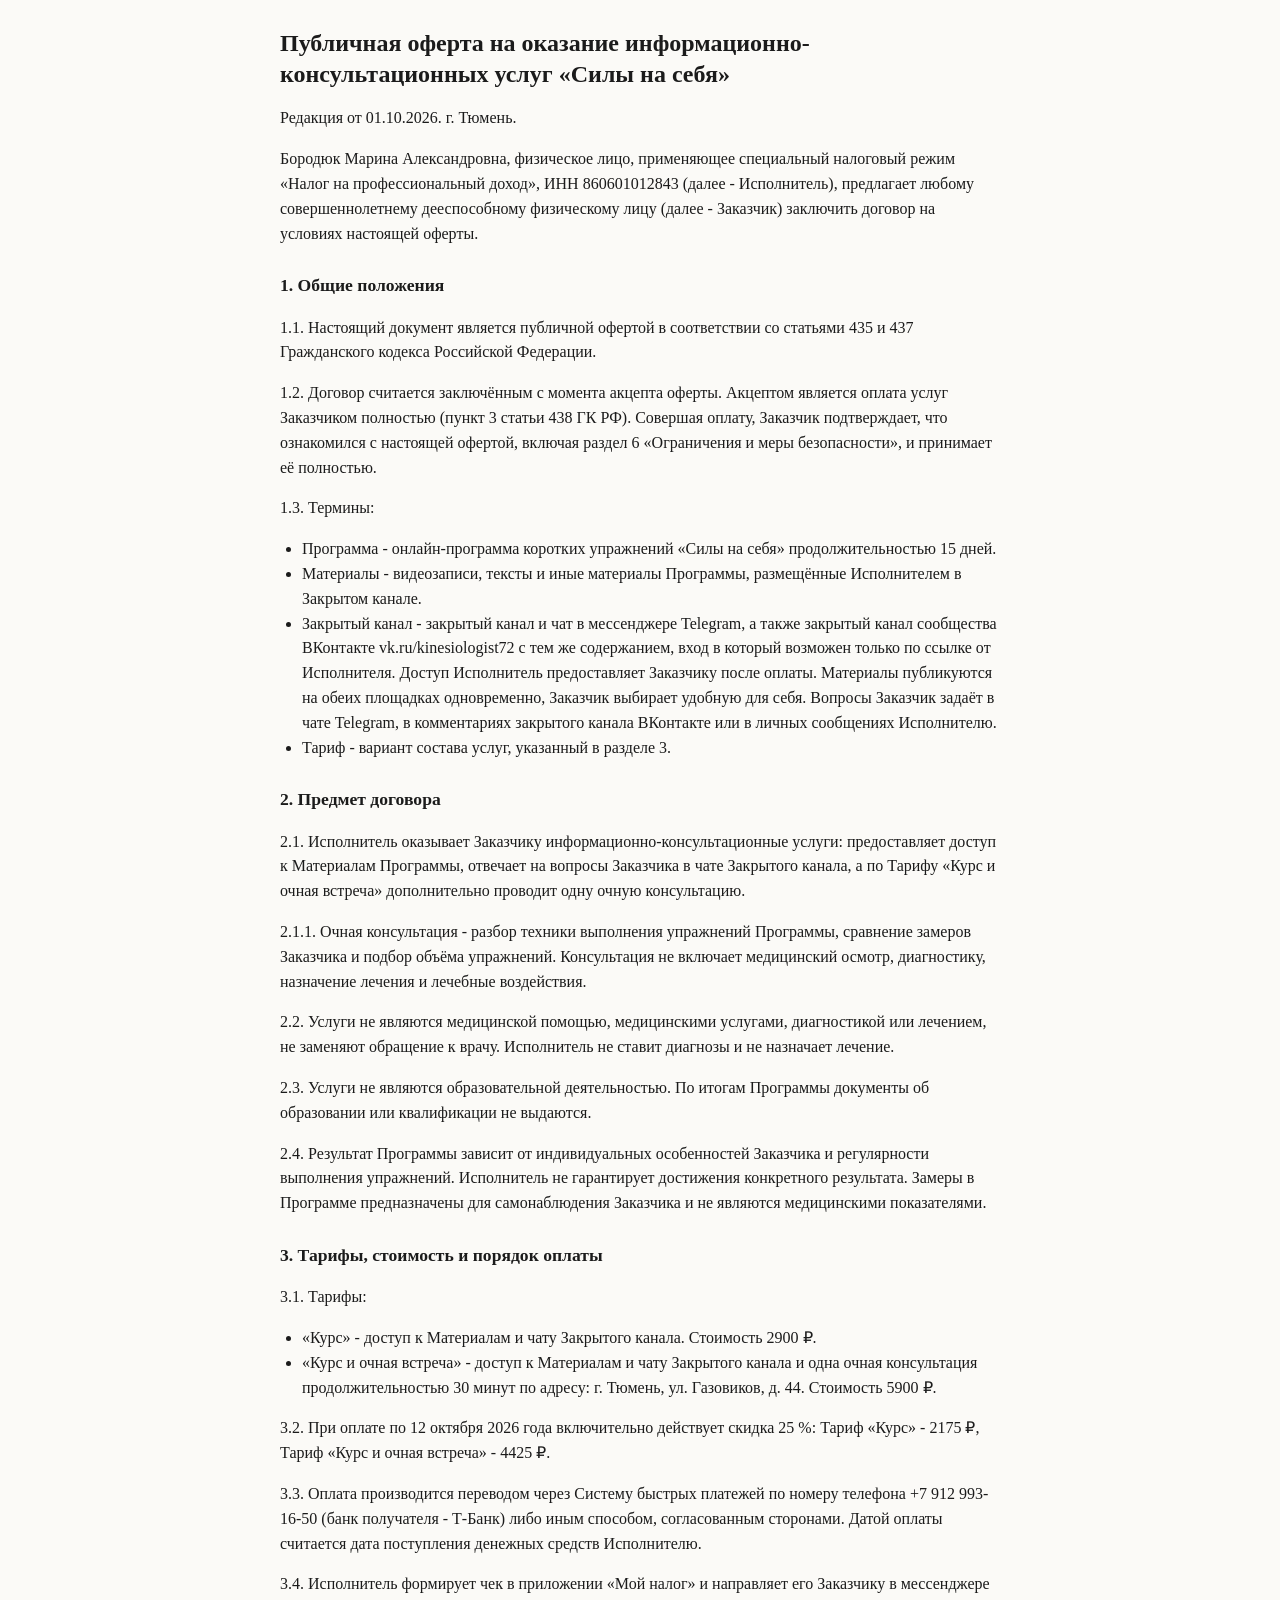
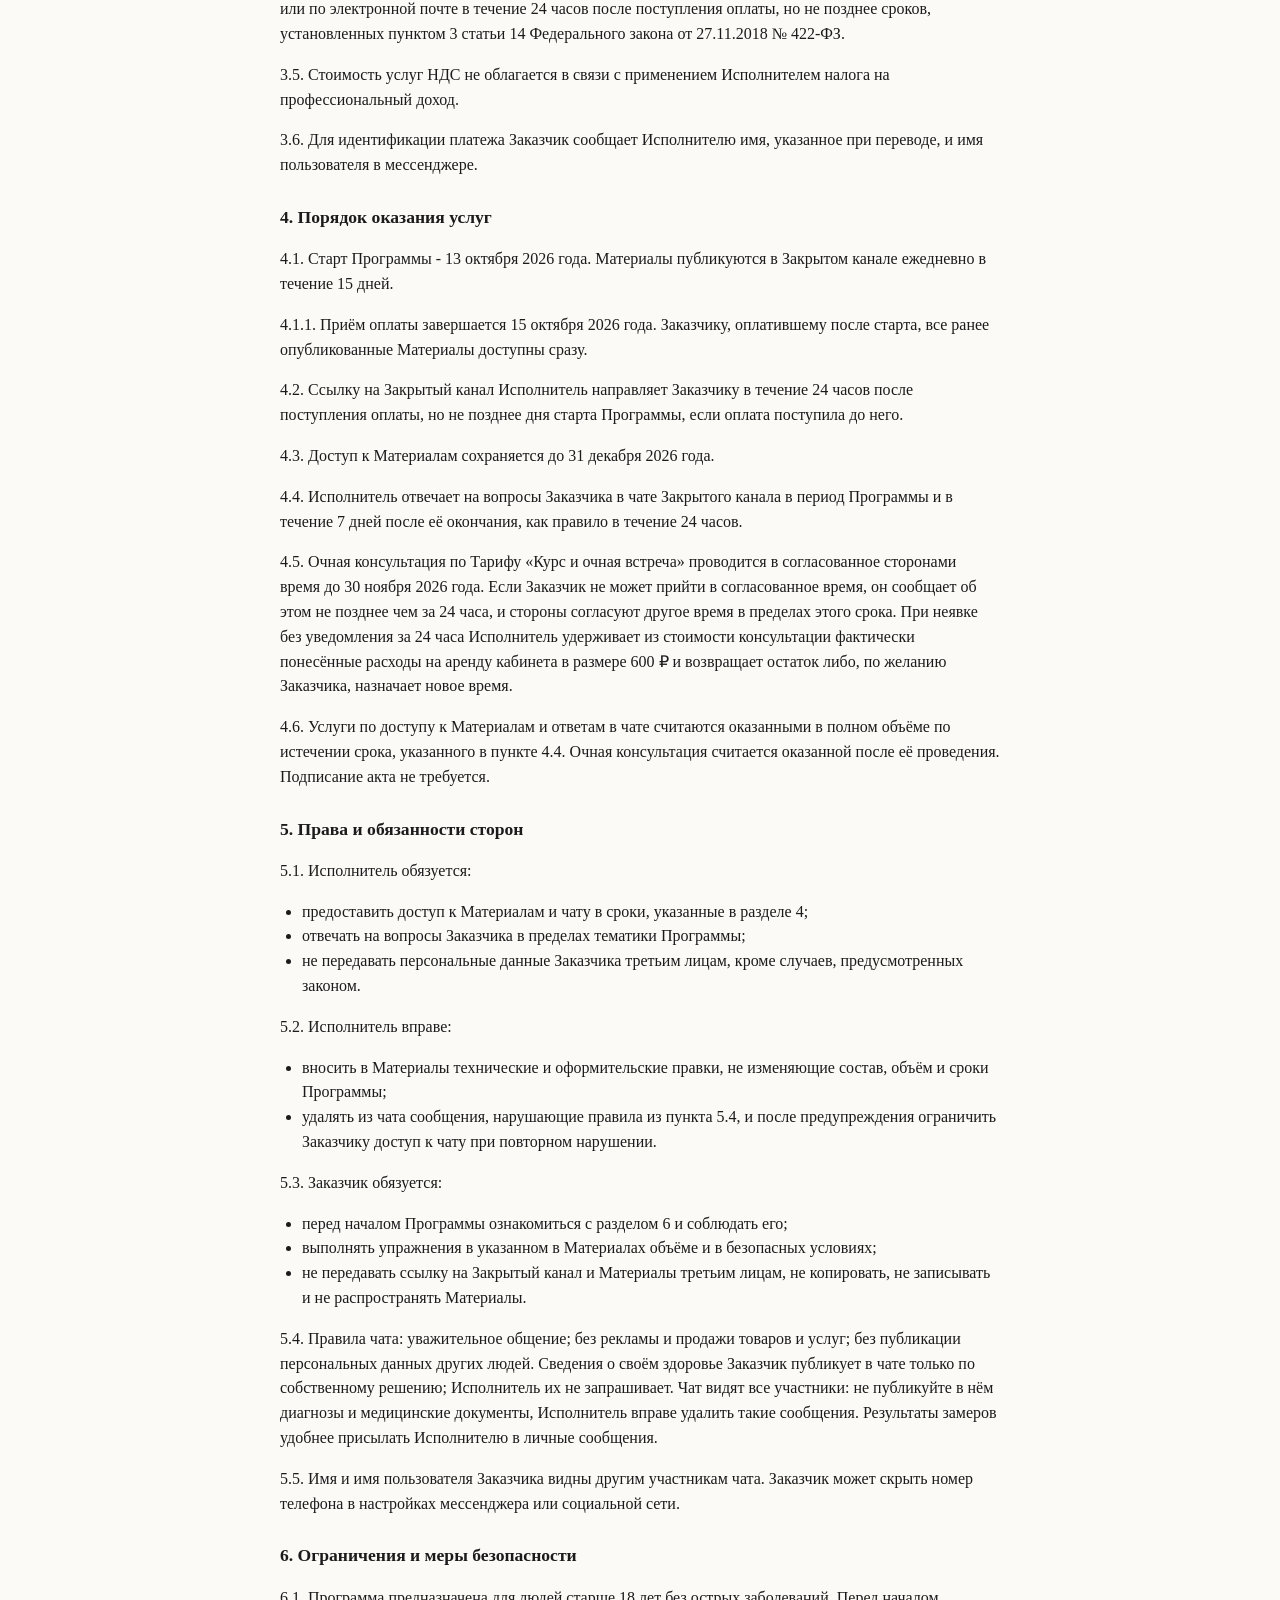
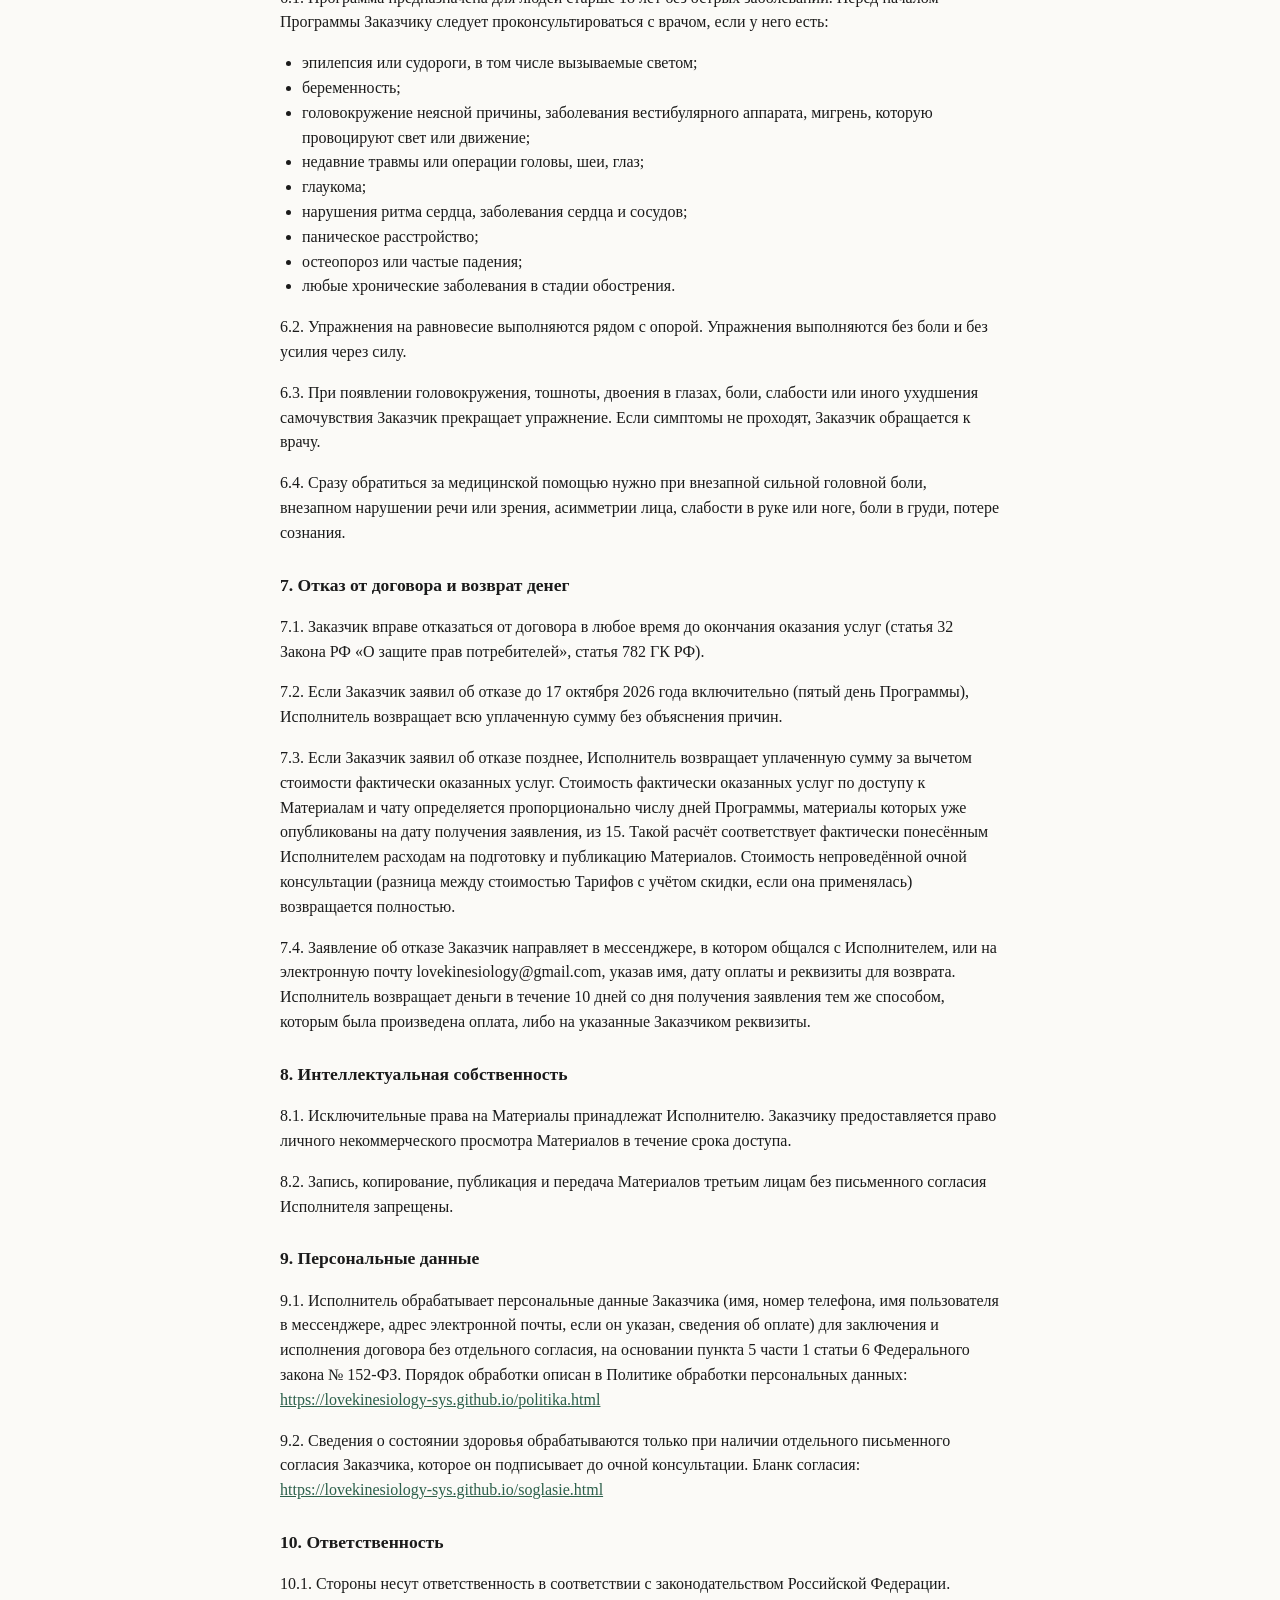
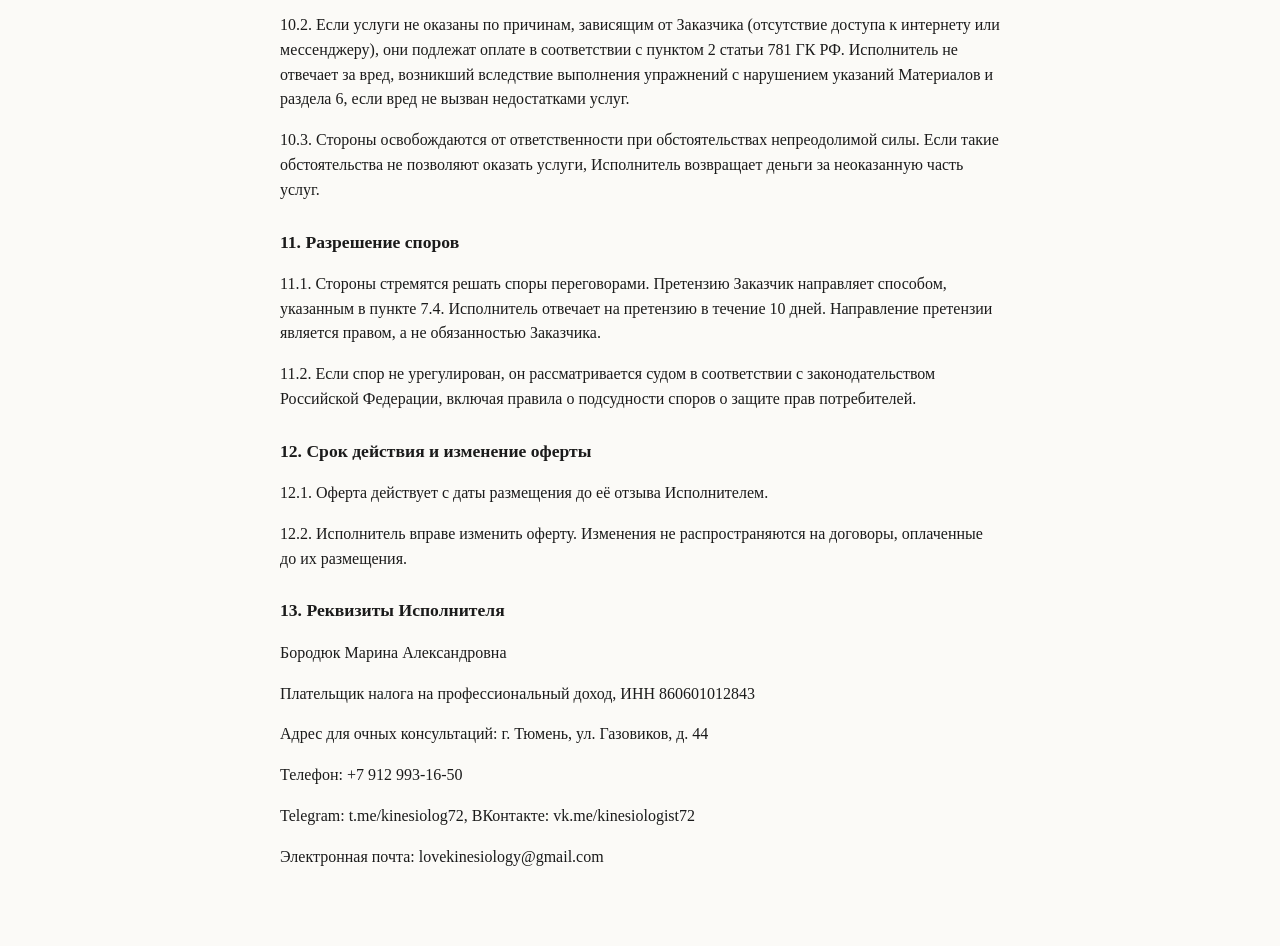
<file: oferta.html>
<!DOCTYPE html>
<html lang="ru"><head><meta charset="utf-8"><meta name="viewport" content="width=device-width, initial-scale=1">
<title>Публичная оферта «Силы на себя» - Марина Бородюк</title>
<style>
body{font-family:Georgia,"Times New Roman",serif;max-width:720px;margin:0 auto;padding:28px 20px 60px;line-height:1.55;color:#1b1b1b;background:#fbfaf7}
h1{font-size:1.5rem;line-height:1.3;margin:0 0 6px}h2{font-size:1.1rem;margin:26px 0 8px}
table{border-collapse:collapse;width:100%;margin:12px 0;font-size:.95rem}td,th{border:1px solid #d9d4c7;padding:8px;vertical-align:top;text-align:left;background:#fff}
a{color:#2b5f4a;word-break:break-word}ul{padding-left:22px}
</style></head><body>
<h1>Публичная оферта на оказание информационно-консультационных услуг «Силы на себя»</h1>
<p>Редакция от 01.10.2026. г. Тюмень.</p>
<p>Бородюк Марина Александровна, физическое лицо, применяющее специальный налоговый режим «Налог на профессиональный доход», ИНН 860601012843 (далее - Исполнитель), предлагает любому совершеннолетнему дееспособному физическому лицу (далее - Заказчик) заключить договор на условиях настоящей оферты.</p>
<h2>1. Общие положения</h2>
<p>1.1. Настоящий документ является публичной офертой в соответствии со статьями 435 и 437 Гражданского кодекса Российской Федерации.</p>
<p>1.2. Договор считается заключённым с момента акцепта оферты. Акцептом является оплата услуг Заказчиком полностью (пункт 3 статьи 438 ГК РФ). Совершая оплату, Заказчик подтверждает, что ознакомился с настоящей офертой, включая раздел 6 «Ограничения и меры безопасности», и принимает её полностью.</p>
<p>1.3. Термины:</p>
<ul>
<li>Программа - онлайн-программа коротких упражнений «Силы на себя» продолжительностью 15 дней.</li>
<li>Материалы - видеозаписи, тексты и иные материалы Программы, размещённые Исполнителем в Закрытом канале.</li>
<li>Закрытый канал - закрытый канал и чат в мессенджере Telegram, а также закрытый канал сообщества ВКонтакте vk.ru/kinesiologist72 с тем же содержанием, вход в который возможен только по ссылке от Исполнителя. Доступ Исполнитель предоставляет Заказчику после оплаты. Материалы публикуются на обеих площадках одновременно, Заказчик выбирает удобную для себя. Вопросы Заказчик задаёт в чате Telegram, в комментариях закрытого канала ВКонтакте или в личных сообщениях Исполнителю.</li>
<li>Тариф - вариант состава услуг, указанный в разделе 3.</li>
</ul>
<h2>2. Предмет договора</h2>
<p>2.1. Исполнитель оказывает Заказчику информационно-консультационные услуги: предоставляет доступ к Материалам Программы, отвечает на вопросы Заказчика в чате Закрытого канала, а по Тарифу «Курс и очная встреча» дополнительно проводит одну очную консультацию.</p>
<p>2.1.1. Очная консультация - разбор техники выполнения упражнений Программы, сравнение замеров Заказчика и подбор объёма упражнений. Консультация не включает медицинский осмотр, диагностику, назначение лечения и лечебные воздействия.</p>
<p>2.2. Услуги не являются медицинской помощью, медицинскими услугами, диагностикой или лечением, не заменяют обращение к врачу. Исполнитель не ставит диагнозы и не назначает лечение.</p>
<p>2.3. Услуги не являются образовательной деятельностью. По итогам Программы документы об образовании или квалификации не выдаются.</p>
<p>2.4. Результат Программы зависит от индивидуальных особенностей Заказчика и регулярности выполнения упражнений. Исполнитель не гарантирует достижения конкретного результата. Замеры в Программе предназначены для самонаблюдения Заказчика и не являются медицинскими показателями.</p>
<h2>3. Тарифы, стоимость и порядок оплаты</h2>
<p>3.1. Тарифы:</p>
<ul>
<li>«Курс» - доступ к Материалам и чату Закрытого канала. Стоимость 2900 ₽.</li>
<li>«Курс и очная встреча» - доступ к Материалам и чату Закрытого канала и одна очная консультация продолжительностью 30 минут по адресу: г. Тюмень, ул. Газовиков, д. 44. Стоимость 5900 ₽.</li>
</ul>
<p>3.2. При оплате по 12 октября 2026 года включительно действует скидка 25 %: Тариф «Курс» - 2175 ₽, Тариф «Курс и очная встреча» - 4425 ₽.</p>
<p>3.3. Оплата производится переводом через Систему быстрых платежей по номеру телефона +7 912 993-16-50 (банк получателя - Т-Банк) либо иным способом, согласованным сторонами. Датой оплаты считается дата поступления денежных средств Исполнителю.</p>
<p>3.4. Исполнитель формирует чек в приложении «Мой налог» и направляет его Заказчику в мессенджере или по электронной почте в течение 24 часов после поступления оплаты, но не позднее сроков, установленных пунктом 3 статьи 14 Федерального закона от 27.11.2018 № 422-ФЗ.</p>
<p>3.5. Стоимость услуг НДС не облагается в связи с применением Исполнителем налога на профессиональный доход.</p>
<p>3.6. Для идентификации платежа Заказчик сообщает Исполнителю имя, указанное при переводе, и имя пользователя в мессенджере.</p>
<h2>4. Порядок оказания услуг</h2>
<p>4.1. Старт Программы - 13 октября 2026 года. Материалы публикуются в Закрытом канале ежедневно в течение 15 дней.</p>
<p>4.1.1. Приём оплаты завершается 15 октября 2026 года. Заказчику, оплатившему после старта, все ранее опубликованные Материалы доступны сразу.</p>
<p>4.2. Ссылку на Закрытый канал Исполнитель направляет Заказчику в течение 24 часов после поступления оплаты, но не позднее дня старта Программы, если оплата поступила до него.</p>
<p>4.3. Доступ к Материалам сохраняется до 31 декабря 2026 года.</p>
<p>4.4. Исполнитель отвечает на вопросы Заказчика в чате Закрытого канала в период Программы и в течение 7 дней после её окончания, как правило в течение 24 часов.</p>
<p>4.5. Очная консультация по Тарифу «Курс и очная встреча» проводится в согласованное сторонами время до 30 ноября 2026 года. Если Заказчик не может прийти в согласованное время, он сообщает об этом не позднее чем за 24 часа, и стороны согласуют другое время в пределах этого срока. При неявке без уведомления за 24 часа Исполнитель удерживает из стоимости консультации фактически понесённые расходы на аренду кабинета в размере 600 ₽ и возвращает остаток либо, по желанию Заказчика, назначает новое время.</p>
<p>4.6. Услуги по доступу к Материалам и ответам в чате считаются оказанными в полном объёме по истечении срока, указанного в пункте 4.4. Очная консультация считается оказанной после её проведения. Подписание акта не требуется.</p>
<h2>5. Права и обязанности сторон</h2>
<p>5.1. Исполнитель обязуется:</p>
<ul>
<li>предоставить доступ к Материалам и чату в сроки, указанные в разделе 4;</li>
<li>отвечать на вопросы Заказчика в пределах тематики Программы;</li>
<li>не передавать персональные данные Заказчика третьим лицам, кроме случаев, предусмотренных законом.</li>
</ul>
<p>5.2. Исполнитель вправе:</p>
<ul>
<li>вносить в Материалы технические и оформительские правки, не изменяющие состав, объём и сроки Программы;</li>
<li>удалять из чата сообщения, нарушающие правила из пункта 5.4, и после предупреждения ограничить Заказчику доступ к чату при повторном нарушении.</li>
</ul>
<p>5.3. Заказчик обязуется:</p>
<ul>
<li>перед началом Программы ознакомиться с разделом 6 и соблюдать его;</li>
<li>выполнять упражнения в указанном в Материалах объёме и в безопасных условиях;</li>
<li>не передавать ссылку на Закрытый канал и Материалы третьим лицам, не копировать, не записывать и не распространять Материалы.</li>
</ul>
<p>5.4. Правила чата: уважительное общение; без рекламы и продажи товаров и услуг; без публикации персональных данных других людей. Сведения о своём здоровье Заказчик публикует в чате только по собственному решению; Исполнитель их не запрашивает. Чат видят все участники: не публикуйте в нём диагнозы и медицинские документы, Исполнитель вправе удалить такие сообщения. Результаты замеров удобнее присылать Исполнителю в личные сообщения.</p>
<p>5.5. Имя и имя пользователя Заказчика видны другим участникам чата. Заказчик может скрыть номер телефона в настройках мессенджера или социальной сети.</p>
<h2>6. Ограничения и меры безопасности</h2>
<p>6.1. Программа предназначена для людей старше 18 лет без острых заболеваний. Перед началом Программы Заказчику следует проконсультироваться с врачом, если у него есть:</p>
<ul>
<li>эпилепсия или судороги, в том числе вызываемые светом;</li>
<li>беременность;</li>
<li>головокружение неясной причины, заболевания вестибулярного аппарата, мигрень, которую провоцируют свет или движение;</li>
<li>недавние травмы или операции головы, шеи, глаз;</li>
<li>глаукома;</li>
<li>нарушения ритма сердца, заболевания сердца и сосудов;</li>
<li>паническое расстройство;</li>
<li>остеопороз или частые падения;</li>
<li>любые хронические заболевания в стадии обострения.</li>
</ul>
<p>6.2. Упражнения на равновесие выполняются рядом с опорой. Упражнения выполняются без боли и без усилия через силу.</p>
<p>6.3. При появлении головокружения, тошноты, двоения в глазах, боли, слабости или иного ухудшения самочувствия Заказчик прекращает упражнение. Если симптомы не проходят, Заказчик обращается к врачу.</p>
<p>6.4. Сразу обратиться за медицинской помощью нужно при внезапной сильной головной боли, внезапном нарушении речи или зрения, асимметрии лица, слабости в руке или ноге, боли в груди, потере сознания.</p>
<h2>7. Отказ от договора и возврат денег</h2>
<p>7.1. Заказчик вправе отказаться от договора в любое время до окончания оказания услуг (статья 32 Закона РФ «О защите прав потребителей», статья 782 ГК РФ).</p>
<p>7.2. Если Заказчик заявил об отказе до 17 октября 2026 года включительно (пятый день Программы), Исполнитель возвращает всю уплаченную сумму без объяснения причин.</p>
<p>7.3. Если Заказчик заявил об отказе позднее, Исполнитель возвращает уплаченную сумму за вычетом стоимости фактически оказанных услуг. Стоимость фактически оказанных услуг по доступу к Материалам и чату определяется пропорционально числу дней Программы, материалы которых уже опубликованы на дату получения заявления, из 15. Такой расчёт соответствует фактически понесённым Исполнителем расходам на подготовку и публикацию Материалов. Стоимость непроведённой очной консультации (разница между стоимостью Тарифов с учётом скидки, если она применялась) возвращается полностью.</p>
<p>7.4. Заявление об отказе Заказчик направляет в мессенджере, в котором общался с Исполнителем, или на электронную почту lovekinesiology@gmail.com, указав имя, дату оплаты и реквизиты для возврата. Исполнитель возвращает деньги в течение 10 дней со дня получения заявления тем же способом, которым была произведена оплата, либо на указанные Заказчиком реквизиты.</p>
<h2>8. Интеллектуальная собственность</h2>
<p>8.1. Исключительные права на Материалы принадлежат Исполнителю. Заказчику предоставляется право личного некоммерческого просмотра Материалов в течение срока доступа.</p>
<p>8.2. Запись, копирование, публикация и передача Материалов третьим лицам без письменного согласия Исполнителя запрещены.</p>
<h2>9. Персональные данные</h2>
<p>9.1. Исполнитель обрабатывает персональные данные Заказчика (имя, номер телефона, имя пользователя в мессенджере, адрес электронной почты, если он указан, сведения об оплате) для заключения и исполнения договора без отдельного согласия, на основании пункта 5 части 1 статьи 6 Федерального закона № 152-ФЗ. Порядок обработки описан в Политике обработки персональных данных: <a href="https://lovekinesiology-sys.github.io/politika.html">https://lovekinesiology-sys.github.io/politika.html</a></p>
<p>9.2. Сведения о состоянии здоровья обрабатываются только при наличии отдельного письменного согласия Заказчика, которое он подписывает до очной консультации. Бланк согласия: <a href="https://lovekinesiology-sys.github.io/soglasie.html">https://lovekinesiology-sys.github.io/soglasie.html</a></p>
<h2>10. Ответственность</h2>
<p>10.1. Стороны несут ответственность в соответствии с законодательством Российской Федерации.</p>
<p>10.2. Если услуги не оказаны по причинам, зависящим от Заказчика (отсутствие доступа к интернету или мессенджеру), они подлежат оплате в соответствии с пунктом 2 статьи 781 ГК РФ. Исполнитель не отвечает за вред, возникший вследствие выполнения упражнений с нарушением указаний Материалов и раздела 6, если вред не вызван недостатками услуг.</p>
<p>10.3. Стороны освобождаются от ответственности при обстоятельствах непреодолимой силы. Если такие обстоятельства не позволяют оказать услуги, Исполнитель возвращает деньги за неоказанную часть услуг.</p>
<h2>11. Разрешение споров</h2>
<p>11.1. Стороны стремятся решать споры переговорами. Претензию Заказчик направляет способом, указанным в пункте 7.4. Исполнитель отвечает на претензию в течение 10 дней. Направление претензии является правом, а не обязанностью Заказчика.</p>
<p>11.2. Если спор не урегулирован, он рассматривается судом в соответствии с законодательством Российской Федерации, включая правила о подсудности споров о защите прав потребителей.</p>
<h2>12. Срок действия и изменение оферты</h2>
<p>12.1. Оферта действует с даты размещения до её отзыва Исполнителем.</p>
<p>12.2. Исполнитель вправе изменить оферту. Изменения не распространяются на договоры, оплаченные до их размещения.</p>
<h2>13. Реквизиты Исполнителя</h2>
<p>Бородюк Марина Александровна</p>
<p>Плательщик налога на профессиональный доход, ИНН 860601012843</p>
<p>Адрес для очных консультаций: г. Тюмень, ул. Газовиков, д. 44</p>
<p>Телефон: +7 912 993-16-50</p>
<p>Telegram: t.me/kinesiolog72, ВКонтакте: vk.me/kinesiologist72</p>
<p>Электронная почта: lovekinesiology@gmail.com</p>
</body></html>
</file>
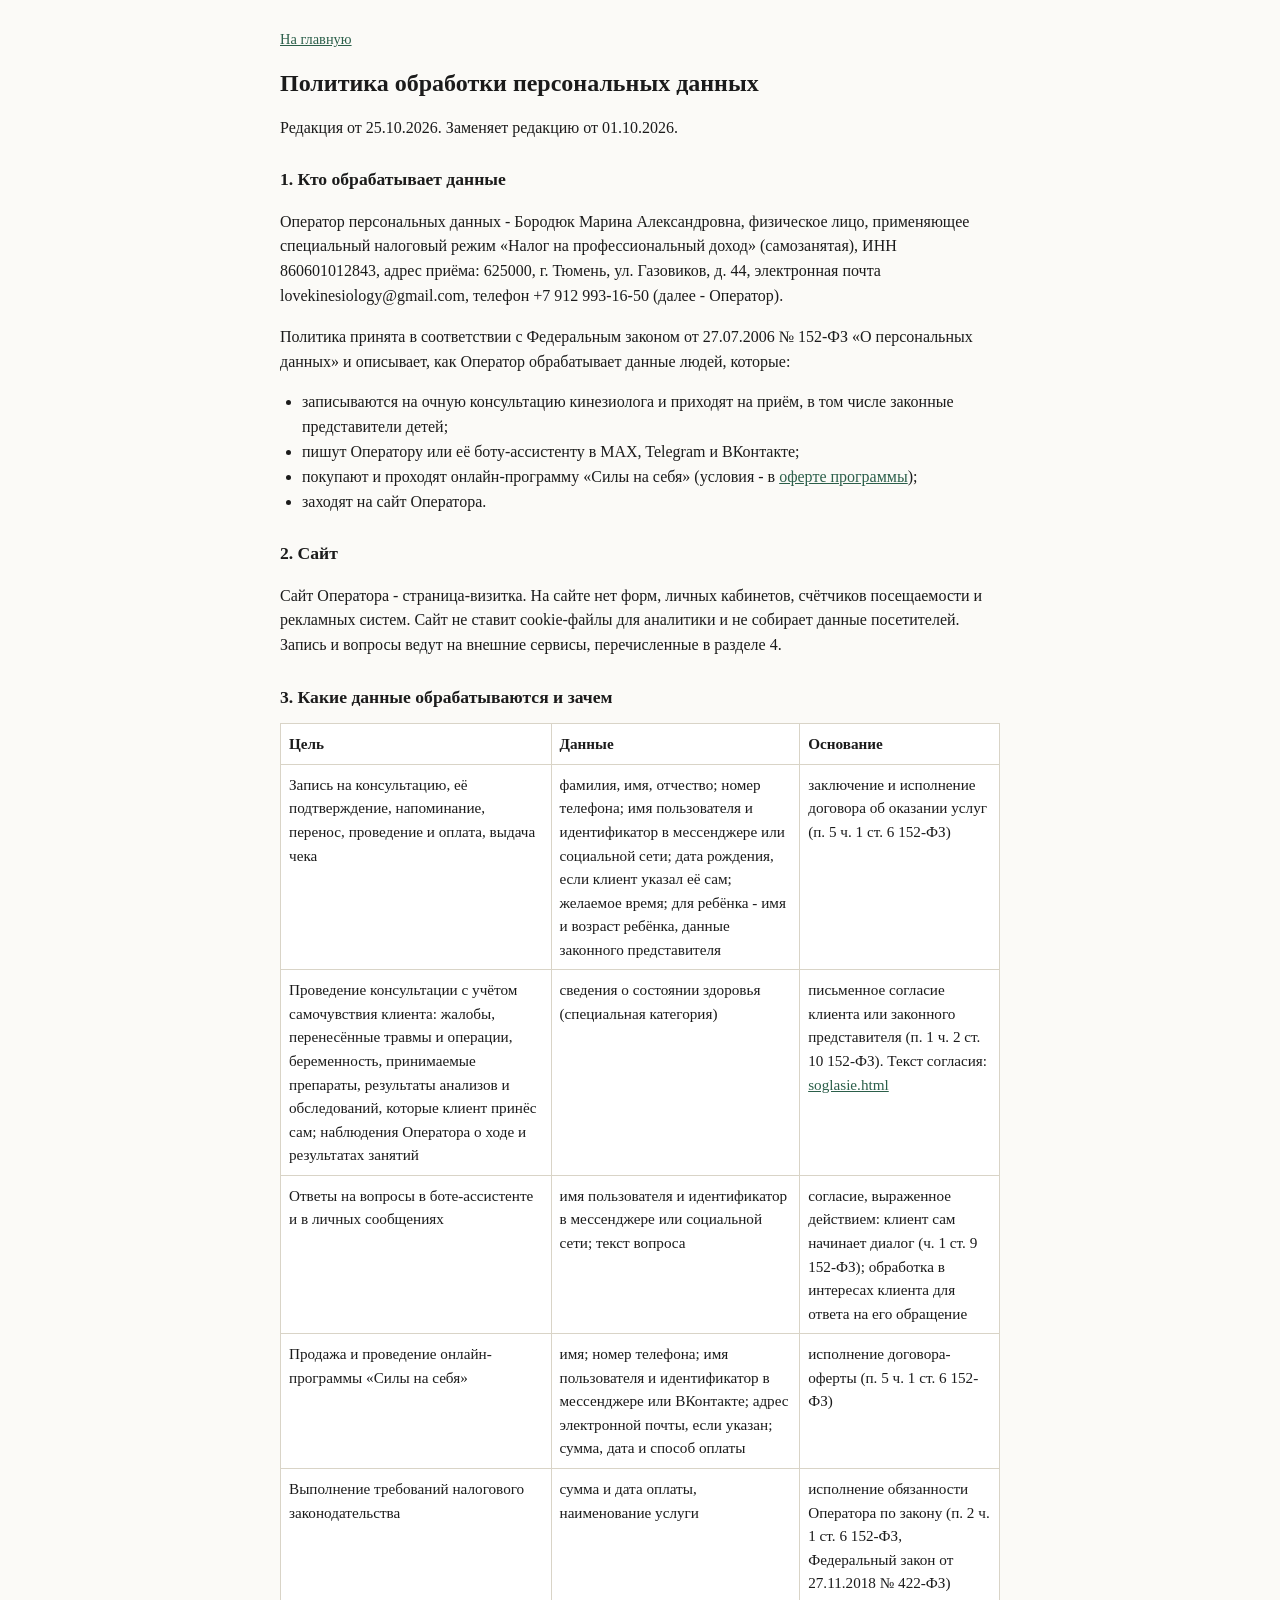
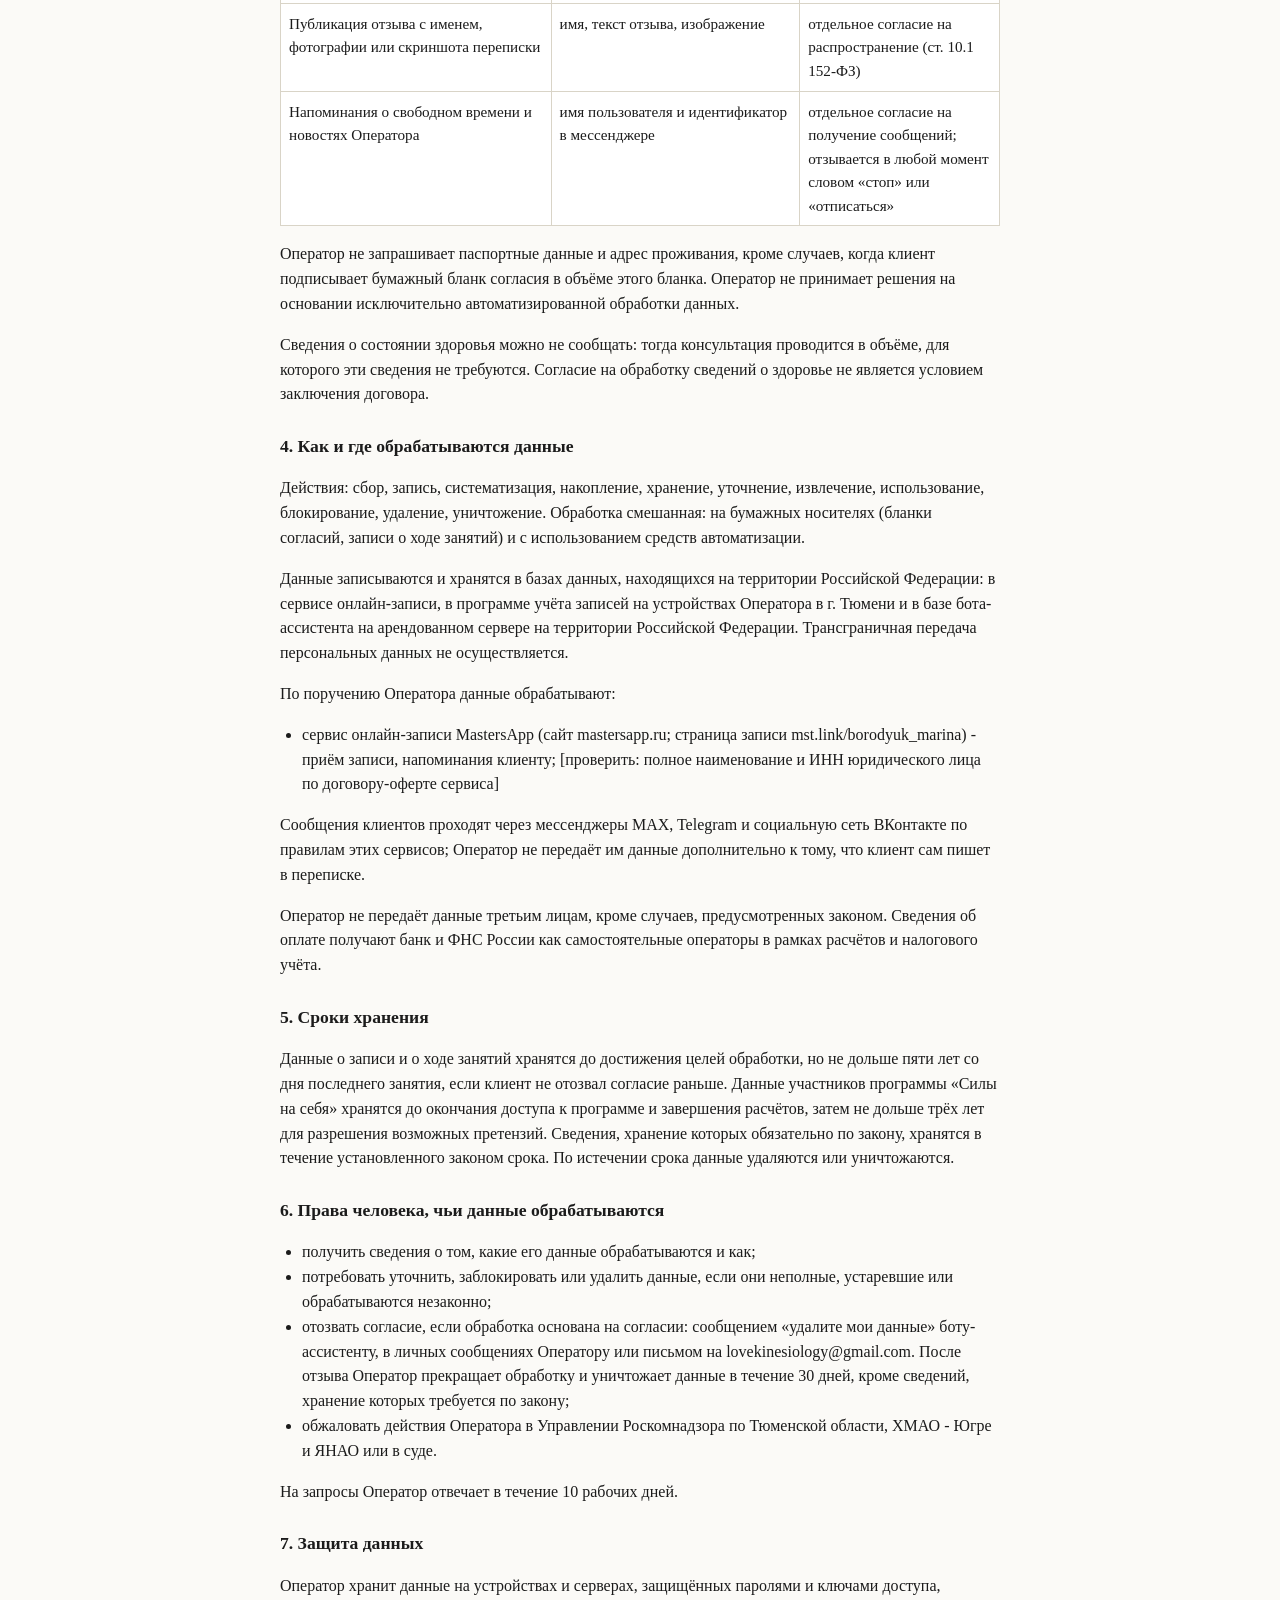
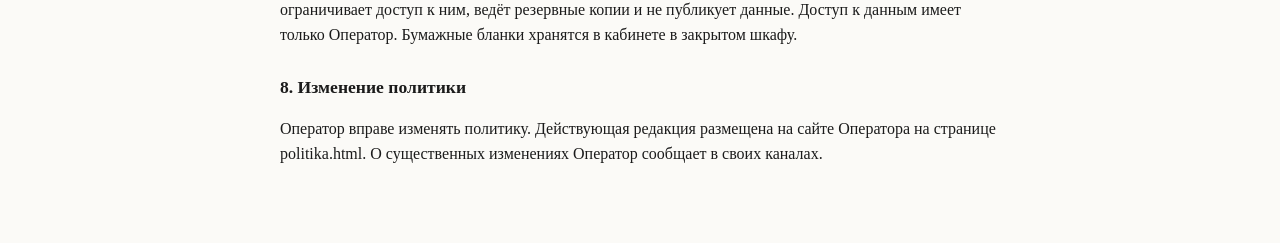
<file: politika.html>
<!DOCTYPE html>
<html lang="ru"><head><meta charset="utf-8"><meta name="viewport" content="width=device-width, initial-scale=1">
<title>Политика обработки персональных данных - Марина Бородюк</title>
<style>
body{font-family:Georgia,"Times New Roman",serif;max-width:720px;margin:0 auto;padding:28px 20px 60px;line-height:1.55;color:#1b1b1b;background:#fbfaf7}
h1{font-size:1.5rem;line-height:1.3;margin:0 0 6px}h2{font-size:1.1rem;margin:26px 0 8px}
table{border-collapse:collapse;width:100%;margin:12px 0;font-size:.95rem}td,th{border:1px solid #d9d4c7;padding:8px;vertical-align:top;text-align:left;background:#fff}
a{color:#2b5f4a;word-break:break-word}ul{padding-left:22px}
.back{font-size:.9rem;margin-bottom:18px;display:block}
</style></head><body>
<a class="back" href="index.html">На главную</a>
<h1>Политика обработки персональных данных</h1>
<p>Редакция от 25.10.2026. Заменяет редакцию от 01.10.2026.</p>

<h2>1. Кто обрабатывает данные</h2>
<p>Оператор персональных данных - Бородюк Марина Александровна, физическое лицо, применяющее специальный налоговый режим «Налог на профессиональный доход» (самозанятая), ИНН 860601012843, адрес приёма: 625000, г. Тюмень, ул. Газовиков, д. 44, электронная почта lovekinesiology@gmail.com, телефон +7 912 993-16-50 (далее - Оператор).</p>
<p>Политика принята в соответствии с Федеральным законом от 27.07.2006 № 152-ФЗ «О персональных данных» и описывает, как Оператор обрабатывает данные людей, которые:</p>
<ul>
<li>записываются на очную консультацию кинезиолога и приходят на приём, в том числе законные представители детей;</li>
<li>пишут Оператору или её боту-ассистенту в MAX, Telegram и ВКонтакте;</li>
<li>покупают и проходят онлайн-программу «Силы на себя» (условия - в <a href="oferta.html">оферте программы</a>);</li>
<li>заходят на сайт Оператора.</li>
</ul>

<h2>2. Сайт</h2>
<p>Сайт Оператора - страница-визитка. На сайте нет форм, личных кабинетов, счётчиков посещаемости и рекламных систем. Сайт не ставит cookie-файлы для аналитики и не собирает данные посетителей. Запись и вопросы ведут на внешние сервисы, перечисленные в разделе 4.</p>

<h2>3. Какие данные обрабатываются и зачем</h2>
<table>
<tr><th>Цель</th><th>Данные</th><th>Основание</th></tr>
<tr><td>Запись на консультацию, её подтверждение, напоминание, перенос, проведение и оплата, выдача чека</td><td>фамилия, имя, отчество; номер телефона; имя пользователя и идентификатор в мессенджере или социальной сети; дата рождения, если клиент указал её сам; желаемое время; для ребёнка - имя и возраст ребёнка, данные законного представителя</td><td>заключение и исполнение договора об оказании услуг (п. 5 ч. 1 ст. 6 152-ФЗ)</td></tr>
<tr><td>Проведение консультации с учётом самочувствия клиента: жалобы, перенесённые травмы и операции, беременность, принимаемые препараты, результаты анализов и обследований, которые клиент принёс сам; наблюдения Оператора о ходе и результатах занятий</td><td>сведения о состоянии здоровья (специальная категория)</td><td>письменное согласие клиента или законного представителя (п. 1 ч. 2 ст. 10 152-ФЗ). Текст согласия: <a href="soglasie.html">soglasie.html</a></td></tr>
<tr><td>Ответы на вопросы в боте-ассистенте и в личных сообщениях</td><td>имя пользователя и идентификатор в мессенджере или социальной сети; текст вопроса</td><td>согласие, выраженное действием: клиент сам начинает диалог (ч. 1 ст. 9 152-ФЗ); обработка в интересах клиента для ответа на его обращение</td></tr>
<tr><td>Продажа и проведение онлайн-программы «Силы на себя»</td><td>имя; номер телефона; имя пользователя и идентификатор в мессенджере или ВКонтакте; адрес электронной почты, если указан; сумма, дата и способ оплаты</td><td>исполнение договора-оферты (п. 5 ч. 1 ст. 6 152-ФЗ)</td></tr>
<tr><td>Выполнение требований налогового законодательства</td><td>сумма и дата оплаты, наименование услуги</td><td>исполнение обязанности Оператора по закону (п. 2 ч. 1 ст. 6 152-ФЗ, Федеральный закон от 27.11.2018 № 422-ФЗ)</td></tr>
<tr><td>Публикация отзыва с именем, фотографии или скриншота переписки</td><td>имя, текст отзыва, изображение</td><td>отдельное согласие на распространение (ст. 10.1 152-ФЗ)</td></tr>
<tr><td>Напоминания о свободном времени и новостях Оператора</td><td>имя пользователя и идентификатор в мессенджере</td><td>отдельное согласие на получение сообщений; отзывается в любой момент словом «стоп» или «отписаться»</td></tr>
</table>
<p>Оператор не запрашивает паспортные данные и адрес проживания, кроме случаев, когда клиент подписывает бумажный бланк согласия в объёме этого бланка. Оператор не принимает решения на основании исключительно автоматизированной обработки данных.</p>
<p>Сведения о состоянии здоровья можно не сообщать: тогда консультация проводится в объёме, для которого эти сведения не требуются. Согласие на обработку сведений о здоровье не является условием заключения договора.</p>

<h2>4. Как и где обрабатываются данные</h2>
<p>Действия: сбор, запись, систематизация, накопление, хранение, уточнение, извлечение, использование, блокирование, удаление, уничтожение. Обработка смешанная: на бумажных носителях (бланки согласий, записи о ходе занятий) и с использованием средств автоматизации.</p>
<p>Данные записываются и хранятся в базах данных, находящихся на территории Российской Федерации: в сервисе онлайн-записи, в программе учёта записей на устройствах Оператора в г. Тюмени и в базе бота-ассистента на арендованном сервере на территории Российской Федерации. Трансграничная передача персональных данных не осуществляется.</p>
<p>По поручению Оператора данные обрабатывают:</p>
<ul>
<li>сервис онлайн-записи MastersApp (сайт mastersapp.ru; страница записи mst.link/borodyuk_marina) - приём записи, напоминания клиенту; [проверить: полное наименование и ИНН юридического лица по договору-оферте сервиса]</li>
</ul>
<p>Сообщения клиентов проходят через мессенджеры MAX, Telegram и социальную сеть ВКонтакте по правилам этих сервисов; Оператор не передаёт им данные дополнительно к тому, что клиент сам пишет в переписке.</p>
<p>Оператор не передаёт данные третьим лицам, кроме случаев, предусмотренных законом. Сведения об оплате получают банк и ФНС России как самостоятельные операторы в рамках расчётов и налогового учёта.</p>

<h2>5. Сроки хранения</h2>
<p>Данные о записи и о ходе занятий хранятся до достижения целей обработки, но не дольше пяти лет со дня последнего занятия, если клиент не отозвал согласие раньше. Данные участников программы «Силы на себя» хранятся до окончания доступа к программе и завершения расчётов, затем не дольше трёх лет для разрешения возможных претензий. Сведения, хранение которых обязательно по закону, хранятся в течение установленного законом срока. По истечении срока данные удаляются или уничтожаются.</p>

<h2>6. Права человека, чьи данные обрабатываются</h2>
<ul>
<li>получить сведения о том, какие его данные обрабатываются и как;</li>
<li>потребовать уточнить, заблокировать или удалить данные, если они неполные, устаревшие или обрабатываются незаконно;</li>
<li>отозвать согласие, если обработка основана на согласии: сообщением «удалите мои данные» боту-ассистенту, в личных сообщениях Оператору или письмом на lovekinesiology@gmail.com. После отзыва Оператор прекращает обработку и уничтожает данные в течение 30 дней, кроме сведений, хранение которых требуется по закону;</li>
<li>обжаловать действия Оператора в Управлении Роскомнадзора по Тюменской области, ХМАО - Югре и ЯНАО или в суде.</li>
</ul>
<p>На запросы Оператор отвечает в течение 10 рабочих дней.</p>

<h2>7. Защита данных</h2>
<p>Оператор хранит данные на устройствах и серверах, защищённых паролями и ключами доступа, ограничивает доступ к ним, ведёт резервные копии и не публикует данные. Доступ к данным имеет только Оператор. Бумажные бланки хранятся в кабинете в закрытом шкафу.</p>

<h2>8. Изменение политики</h2>
<p>Оператор вправе изменять политику. Действующая редакция размещена на сайте Оператора на странице politika.html. О существенных изменениях Оператор сообщает в своих каналах.</p>
</body></html>
</file>
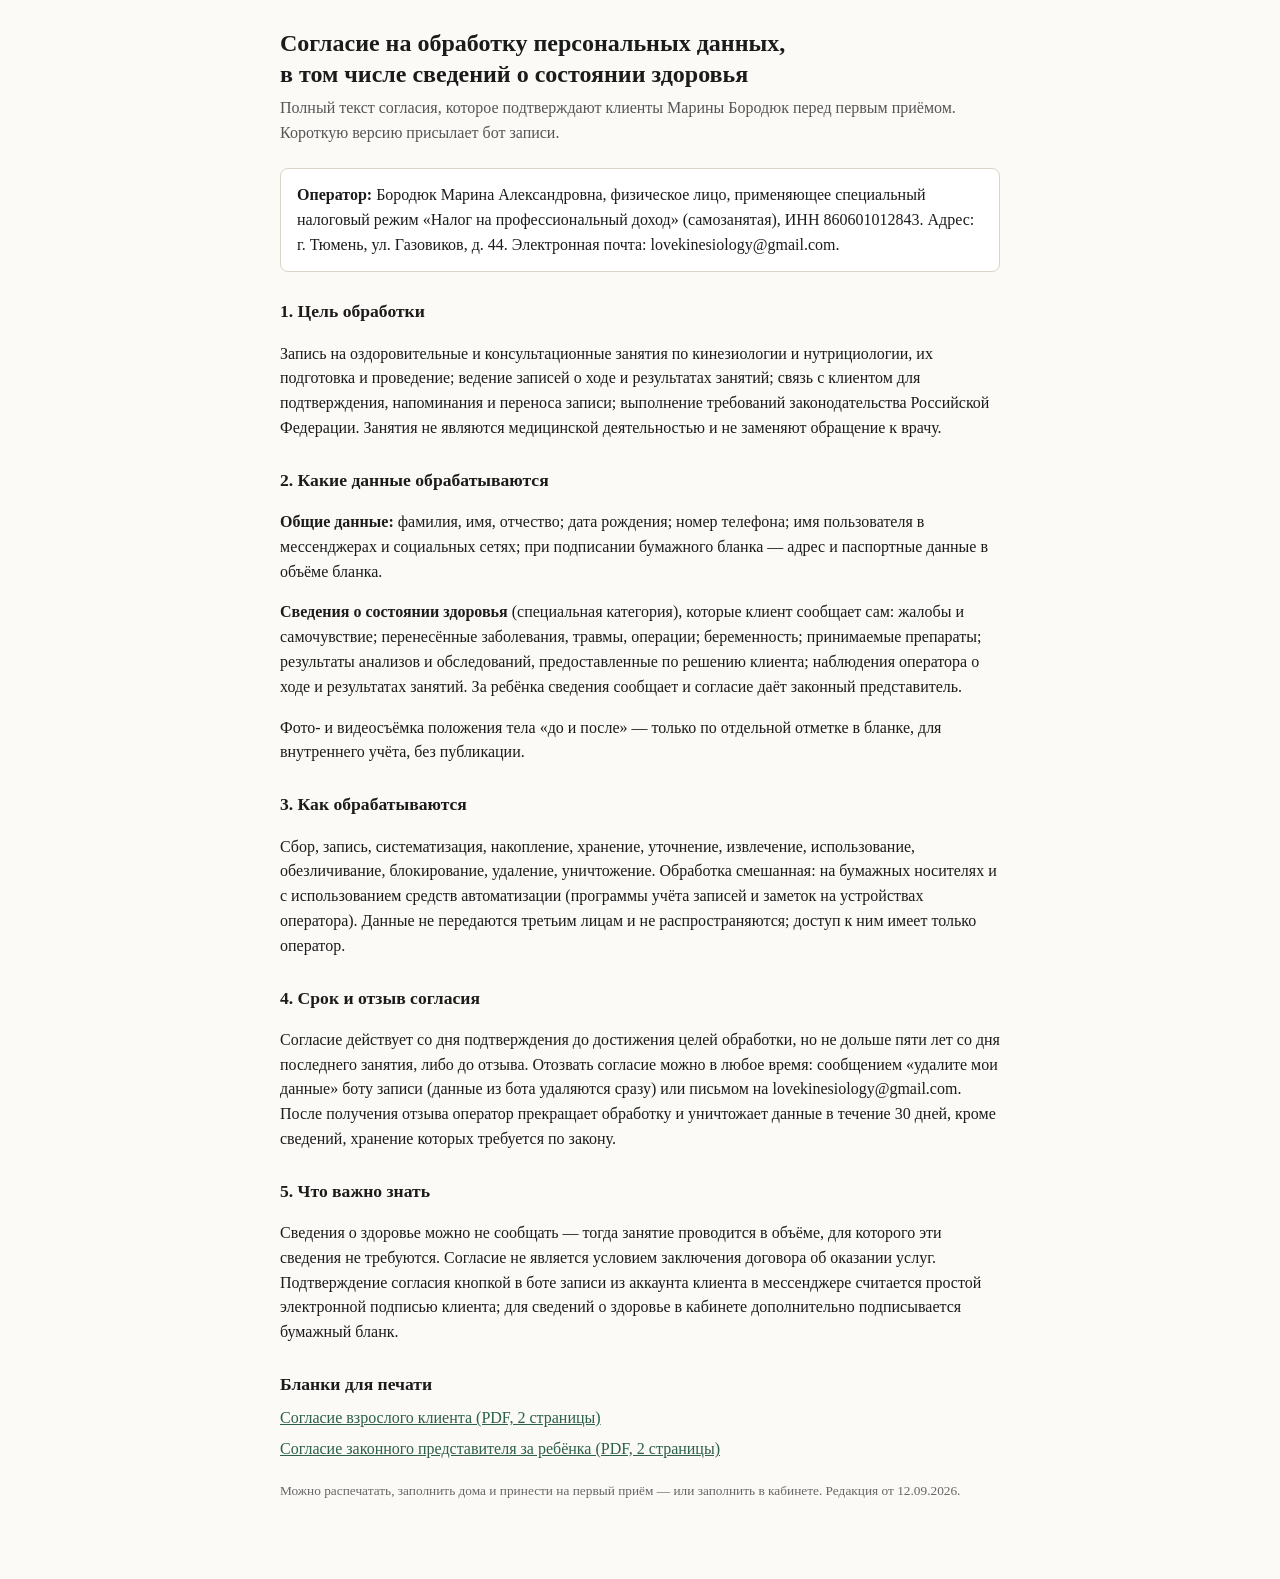
<file: soglasie.html>
<!DOCTYPE html>
<html lang="ru"><head><meta charset="utf-8"><meta name="viewport" content="width=device-width, initial-scale=1">
<title>Согласие на обработку персональных данных — Марина Бородюк, кинезиолог</title>
<style>
body{font-family:Georgia,"Times New Roman",serif;max-width:720px;margin:0 auto;padding:28px 20px 60px;line-height:1.55;color:#1b1b1b;background:#fbfaf7}
h1{font-size:1.5rem;line-height:1.3;margin:0 0 6px}h2{font-size:1.1rem;margin:26px 0 8px}
.sub{color:#555;margin:0 0 22px}.box{border:1px solid #d9d4c7;background:#fff;padding:14px 16px;border-radius:8px;margin:14px 0}
a{color:#2b5f4a}.files a{display:block;margin:6px 0}small{color:#666}
</style></head><body>
<h1>Согласие на обработку персональных данных,<br>в том числе сведений о состоянии здоровья</h1>
<p class="sub">Полный текст согласия, которое подтверждают клиенты Марины Бородюк перед первым приёмом. Короткую версию присылает бот записи.</p>

<div class="box"><b>Оператор:</b> Бородюк Марина Александровна, физическое лицо, применяющее специальный налоговый режим «Налог на профессиональный доход» (самозанятая), ИНН 860601012843. Адрес: г. Тюмень, ул. Газовиков, д. 44. Электронная почта: lovekinesiology@gmail.com.</div>

<h2>1. Цель обработки</h2>
<p>Запись на оздоровительные и консультационные занятия по кинезиологии и нутрициологии, их подготовка и проведение; ведение записей о ходе и результатах занятий; связь с клиентом для подтверждения, напоминания и переноса записи; выполнение требований законодательства Российской Федерации. Занятия не являются медицинской деятельностью и не заменяют обращение к врачу.</p>

<h2>2. Какие данные обрабатываются</h2>
<p><b>Общие данные:</b> фамилия, имя, отчество; дата рождения; номер телефона; имя пользователя в мессенджерах и социальных сетях; при подписании бумажного бланка — адрес и паспортные данные в объёме бланка.</p>
<p><b>Сведения о состоянии здоровья</b> (специальная категория), которые клиент сообщает сам: жалобы и самочувствие; перенесённые заболевания, травмы, операции; беременность; принимаемые препараты; результаты анализов и обследований, предоставленные по решению клиента; наблюдения оператора о ходе и результатах занятий. За ребёнка сведения сообщает и согласие даёт законный представитель.</p>
<p>Фото- и видеосъёмка положения тела «до и после» — только по отдельной отметке в бланке, для внутреннего учёта, без публикации.</p>

<h2>3. Как обрабатываются</h2>
<p>Сбор, запись, систематизация, накопление, хранение, уточнение, извлечение, использование, обезличивание, блокирование, удаление, уничтожение. Обработка смешанная: на бумажных носителях и с использованием средств автоматизации (программы учёта записей и заметок на устройствах оператора). Данные не передаются третьим лицам и не распространяются; доступ к ним имеет только оператор.</p>

<h2>4. Срок и отзыв согласия</h2>
<p>Согласие действует со дня подтверждения до достижения целей обработки, но не дольше пяти лет со дня последнего занятия, либо до отзыва. Отозвать согласие можно в любое время: сообщением «удалите мои данные» боту записи (данные из бота удаляются сразу) или письмом на lovekinesiology@gmail.com. После получения отзыва оператор прекращает обработку и уничтожает данные в течение 30 дней, кроме сведений, хранение которых требуется по закону.</p>

<h2>5. Что важно знать</h2>
<p>Сведения о здоровье можно не сообщать — тогда занятие проводится в объёме, для которого эти сведения не требуются. Согласие не является условием заключения договора об оказании услуг. Подтверждение согласия кнопкой в боте записи из аккаунта клиента в мессенджере считается простой электронной подписью клиента; для сведений о здоровье в кабинете дополнительно подписывается бумажный бланк.</p>

<h2>Бланки для печати</h2>
<div class="files">
<a href="soglasie-pdn-vzroslyj.pdf">Согласие взрослого клиента (PDF, 2 страницы)</a>
<a href="soglasie-pdn-rebenok.pdf">Согласие законного представителя за ребёнка (PDF, 2 страницы)</a>
</div>
<p><small>Можно распечатать, заполнить дома и принести на первый приём — или заполнить в кабинете. Редакция от 12.09.2026.</small></p>
</body></html>
</file>
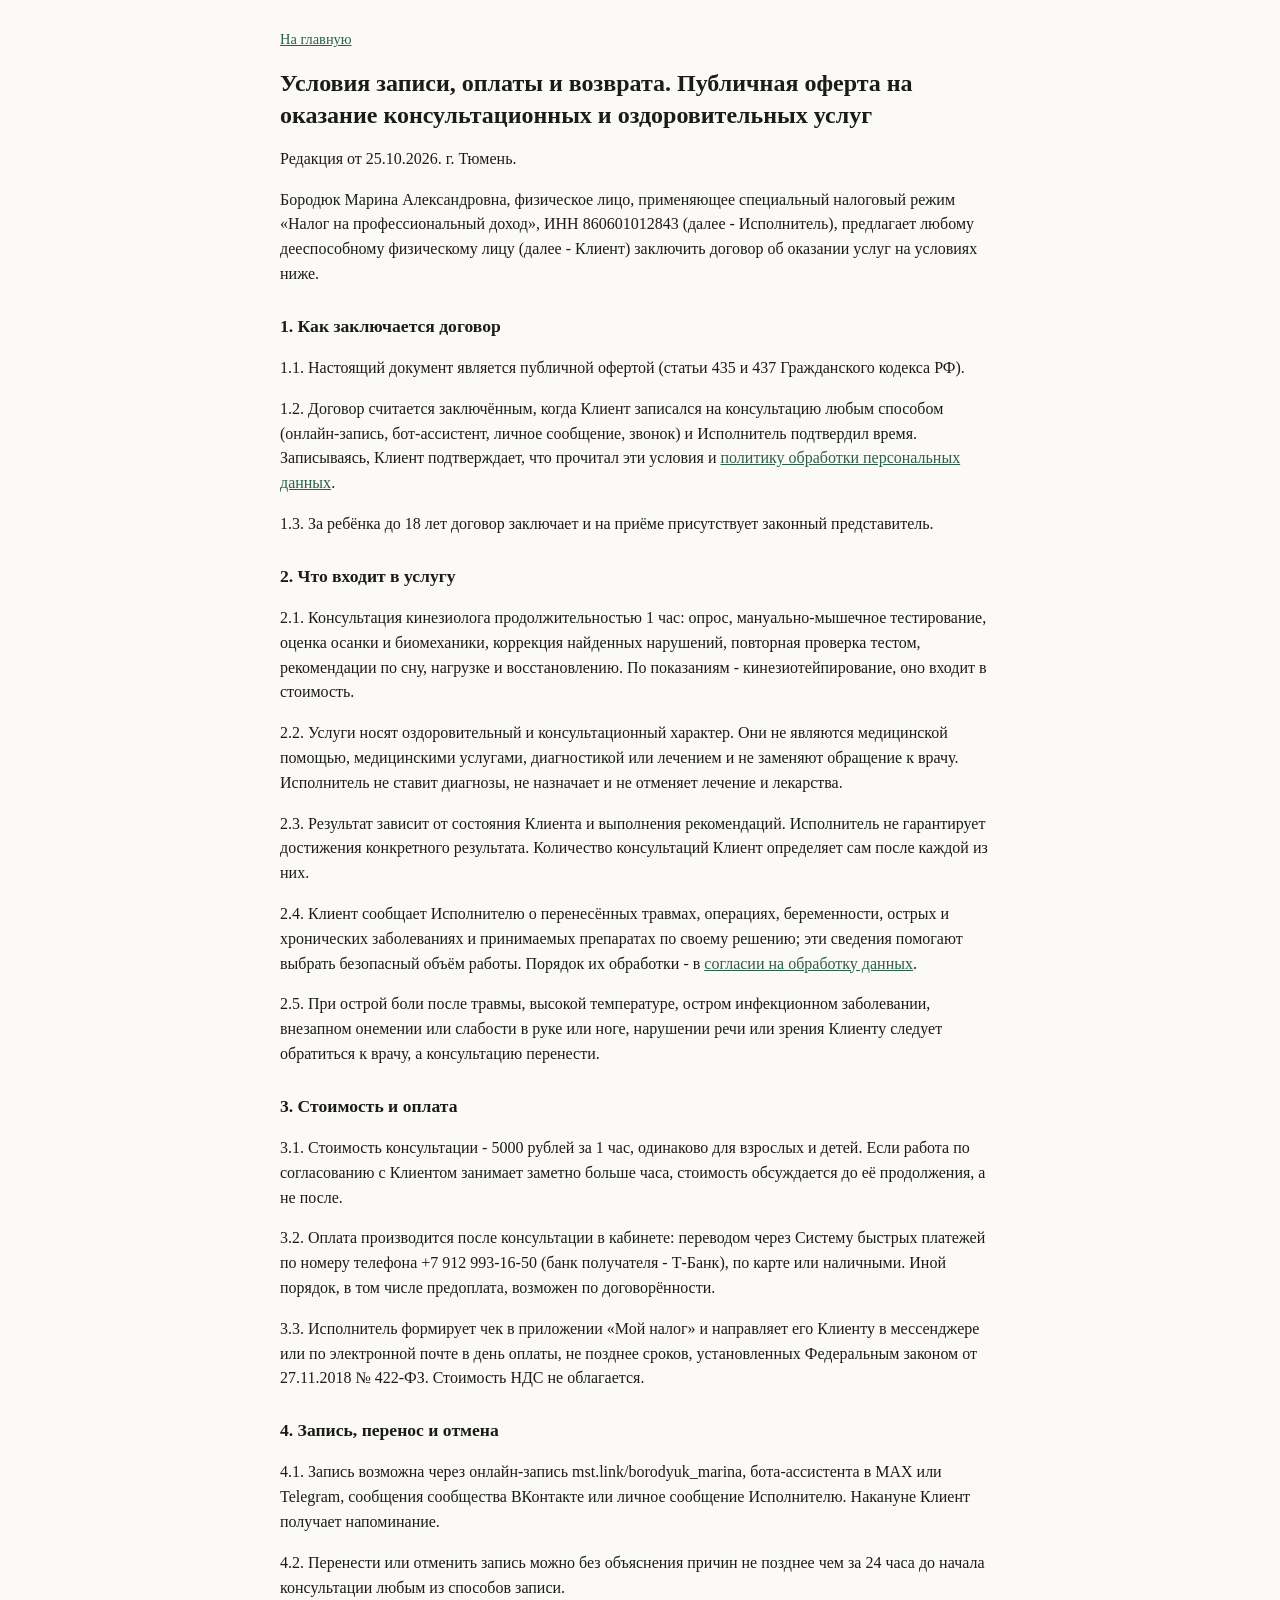
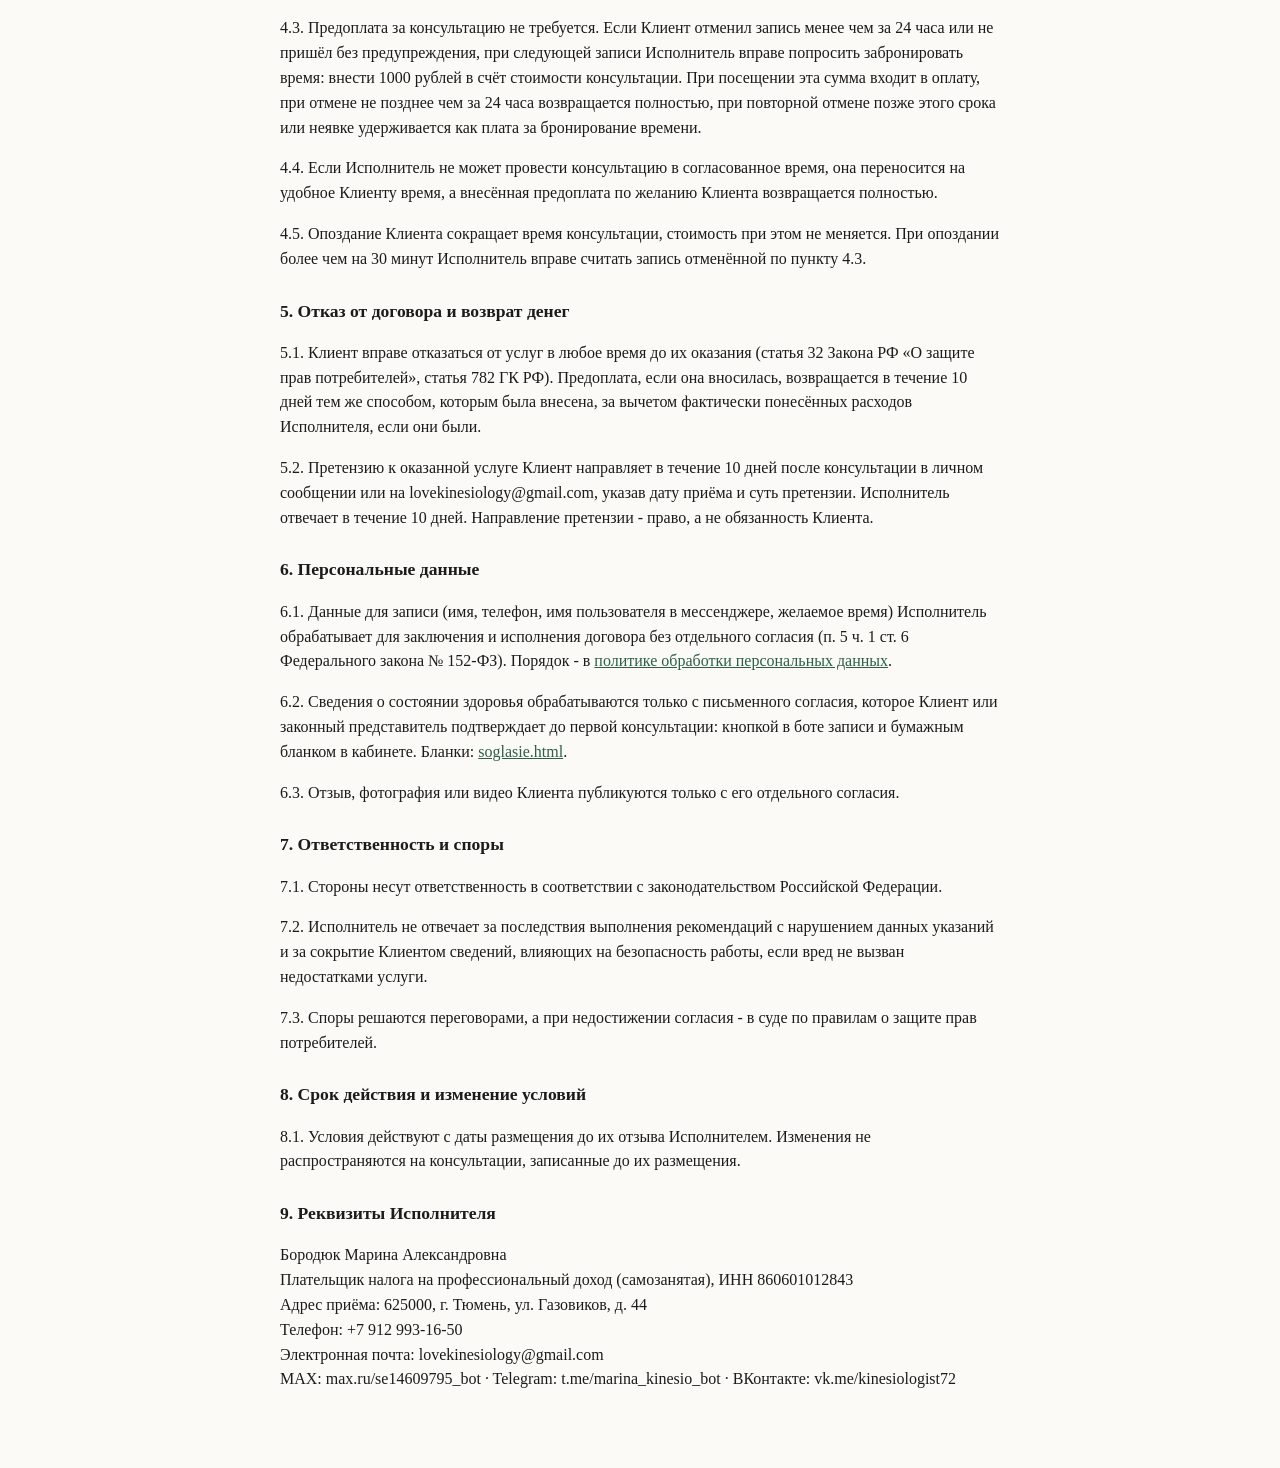
<file: usloviya.html>
<!DOCTYPE html>
<html lang="ru"><head><meta charset="utf-8"><meta name="viewport" content="width=device-width, initial-scale=1">
<title>Условия записи, оплаты и возврата - Марина Бородюк, кинезиолог</title>
<style>
body{font-family:Georgia,"Times New Roman",serif;max-width:720px;margin:0 auto;padding:28px 20px 60px;line-height:1.55;color:#1b1b1b;background:#fbfaf7}
h1{font-size:1.5rem;line-height:1.3;margin:0 0 6px}h2{font-size:1.1rem;margin:26px 0 8px}
a{color:#2b5f4a;word-break:break-word}ul{padding-left:22px}
.back{font-size:.9rem;margin-bottom:18px;display:block}
</style></head><body>
<a class="back" href="index.html">На главную</a>
<h1>Условия записи, оплаты и возврата. Публичная оферта на оказание консультационных и оздоровительных услуг</h1>
<p>Редакция от 25.10.2026. г. Тюмень.</p>
<p>Бородюк Марина Александровна, физическое лицо, применяющее специальный налоговый режим «Налог на профессиональный доход», ИНН 860601012843 (далее - Исполнитель), предлагает любому дееспособному физическому лицу (далее - Клиент) заключить договор об оказании услуг на условиях ниже.</p>

<h2>1. Как заключается договор</h2>
<p>1.1. Настоящий документ является публичной офертой (статьи 435 и 437 Гражданского кодекса РФ).</p>
<p>1.2. Договор считается заключённым, когда Клиент записался на консультацию любым способом (онлайн-запись, бот-ассистент, личное сообщение, звонок) и Исполнитель подтвердил время. Записываясь, Клиент подтверждает, что прочитал эти условия и <a href="politika.html">политику обработки персональных данных</a>.</p>
<p>1.3. За ребёнка до 18 лет договор заключает и на приёме присутствует законный представитель.</p>

<h2>2. Что входит в услугу</h2>
<p>2.1. Консультация кинезиолога продолжительностью 1 час: опрос, мануально-мышечное тестирование, оценка осанки и биомеханики, коррекция найденных нарушений, повторная проверка тестом, рекомендации по сну, нагрузке и восстановлению. По показаниям - кинезиотейпирование, оно входит в стоимость.</p>
<p>2.2. Услуги носят оздоровительный и консультационный характер. Они не являются медицинской помощью, медицинскими услугами, диагностикой или лечением и не заменяют обращение к врачу. Исполнитель не ставит диагнозы, не назначает и не отменяет лечение и лекарства.</p>
<p>2.3. Результат зависит от состояния Клиента и выполнения рекомендаций. Исполнитель не гарантирует достижения конкретного результата. Количество консультаций Клиент определяет сам после каждой из них.</p>
<p>2.4. Клиент сообщает Исполнителю о перенесённых травмах, операциях, беременности, острых и хронических заболеваниях и принимаемых препаратах по своему решению; эти сведения помогают выбрать безопасный объём работы. Порядок их обработки - в <a href="soglasie.html">согласии на обработку данных</a>.</p>
<p>2.5. При острой боли после травмы, высокой температуре, остром инфекционном заболевании, внезапном онемении или слабости в руке или ноге, нарушении речи или зрения Клиенту следует обратиться к врачу, а консультацию перенести.</p>

<h2>3. Стоимость и оплата</h2>
<p>3.1. Стоимость консультации - 5000 рублей за 1 час, одинаково для взрослых и детей. Если работа по согласованию с Клиентом занимает заметно больше часа, стоимость обсуждается до её продолжения, а не после.</p>
<p>3.2. Оплата производится после консультации в кабинете: переводом через Систему быстрых платежей по номеру телефона +7 912 993-16-50 (банк получателя - Т-Банк), по карте или наличными. Иной порядок, в том числе предоплата, возможен по договорённости.</p>
<p>3.3. Исполнитель формирует чек в приложении «Мой налог» и направляет его Клиенту в мессенджере или по электронной почте в день оплаты, не позднее сроков, установленных Федеральным законом от 27.11.2018 № 422-ФЗ. Стоимость НДС не облагается.</p>

<h2>4. Запись, перенос и отмена</h2>
<p>4.1. Запись возможна через онлайн-запись mst.link/borodyuk_marina, бота-ассистента в MAX или Telegram, сообщения сообщества ВКонтакте или личное сообщение Исполнителю. Накануне Клиент получает напоминание.</p>
<p>4.2. Перенести или отменить запись можно без объяснения причин не позднее чем за 24 часа до начала консультации любым из способов записи.</p>
<p>4.3. Предоплата за консультацию не требуется. Если Клиент отменил запись менее чем за 24 часа или не пришёл без предупреждения, при следующей записи Исполнитель вправе попросить забронировать время: внести 1000 рублей в счёт стоимости консультации. При посещении эта сумма входит в оплату, при отмене не позднее чем за 24 часа возвращается полностью, при повторной отмене позже этого срока или неявке удерживается как плата за бронирование времени.</p>
<p>4.4. Если Исполнитель не может провести консультацию в согласованное время, она переносится на удобное Клиенту время, а внесённая предоплата по желанию Клиента возвращается полностью.</p>
<p>4.5. Опоздание Клиента сокращает время консультации, стоимость при этом не меняется. При опоздании более чем на 30 минут Исполнитель вправе считать запись отменённой по пункту 4.3.</p>

<h2>5. Отказ от договора и возврат денег</h2>
<p>5.1. Клиент вправе отказаться от услуг в любое время до их оказания (статья 32 Закона РФ «О защите прав потребителей», статья 782 ГК РФ). Предоплата, если она вносилась, возвращается в течение 10 дней тем же способом, которым была внесена, за вычетом фактически понесённых расходов Исполнителя, если они были.</p>
<p>5.2. Претензию к оказанной услуге Клиент направляет в течение 10 дней после консультации в личном сообщении или на lovekinesiology@gmail.com, указав дату приёма и суть претензии. Исполнитель отвечает в течение 10 дней. Направление претензии - право, а не обязанность Клиента.</p>

<h2>6. Персональные данные</h2>
<p>6.1. Данные для записи (имя, телефон, имя пользователя в мессенджере, желаемое время) Исполнитель обрабатывает для заключения и исполнения договора без отдельного согласия (п. 5 ч. 1 ст. 6 Федерального закона № 152-ФЗ). Порядок - в <a href="politika.html">политике обработки персональных данных</a>.</p>
<p>6.2. Сведения о состоянии здоровья обрабатываются только с письменного согласия, которое Клиент или законный представитель подтверждает до первой консультации: кнопкой в боте записи и бумажным бланком в кабинете. Бланки: <a href="soglasie.html">soglasie.html</a>.</p>
<p>6.3. Отзыв, фотография или видео Клиента публикуются только с его отдельного согласия.</p>

<h2>7. Ответственность и споры</h2>
<p>7.1. Стороны несут ответственность в соответствии с законодательством Российской Федерации.</p>
<p>7.2. Исполнитель не отвечает за последствия выполнения рекомендаций с нарушением данных указаний и за сокрытие Клиентом сведений, влияющих на безопасность работы, если вред не вызван недостатками услуги.</p>
<p>7.3. Споры решаются переговорами, а при недостижении согласия - в суде по правилам о защите прав потребителей.</p>

<h2>8. Срок действия и изменение условий</h2>
<p>8.1. Условия действуют с даты размещения до их отзыва Исполнителем. Изменения не распространяются на консультации, записанные до их размещения.</p>

<h2>9. Реквизиты Исполнителя</h2>
<p>Бородюк Марина Александровна<br>
Плательщик налога на профессиональный доход (самозанятая), ИНН 860601012843<br>
Адрес приёма: 625000, г. Тюмень, ул. Газовиков, д. 44<br>
Телефон: +7 912 993-16-50<br>
Электронная почта: lovekinesiology@gmail.com<br>
MAX: max.ru/se14609795_bot · Telegram: t.me/marina_kinesio_bot · ВКонтакте: vk.me/kinesiologist72</p>
</body></html>
</file>
<file: fonts/geologica.css>
@font-face {
  font-family: 'Geologica';
  font-style: normal;
  font-weight: 200;
  font-display: swap;
  src: url(Geologica-cyrillic-ext-0.woff2) format('woff2');
  unicode-range: U+0460-052F, U+1C80-1C8A, U+20B4, U+2DE0-2DFF, U+A640-A69F, U+FE2E-FE2F;
}
@font-face {
  font-family: 'Geologica';
  font-style: normal;
  font-weight: 200;
  font-display: swap;
  src: url(Geologica-cyrillic-1.woff2) format('woff2');
  unicode-range: U+0301, U+0400-045F, U+0490-0491, U+04B0-04B1, U+2116;
}
@font-face {
  font-family: 'Geologica';
  font-style: normal;
  font-weight: 200;
  font-display: swap;
  src: url(Geologica-latin-2.woff2) format('woff2');
  unicode-range: U+0000-00FF, U+0131, U+0152-0153, U+02BB-02BC, U+02C6, U+02DA, U+02DC, U+0304, U+0308, U+0329, U+2000-206F, U+20AC, U+2122, U+2191, U+2193, U+2212, U+2215, U+FEFF, U+FFFD;
}
@font-face {
  font-family: 'Geologica';
  font-style: normal;
  font-weight: 300;
  font-display: swap;
  src: url(Geologica-cyrillic-ext-0.woff2) format('woff2');
  unicode-range: U+0460-052F, U+1C80-1C8A, U+20B4, U+2DE0-2DFF, U+A640-A69F, U+FE2E-FE2F;
}
@font-face {
  font-family: 'Geologica';
  font-style: normal;
  font-weight: 300;
  font-display: swap;
  src: url(Geologica-cyrillic-1.woff2) format('woff2');
  unicode-range: U+0301, U+0400-045F, U+0490-0491, U+04B0-04B1, U+2116;
}
@font-face {
  font-family: 'Geologica';
  font-style: normal;
  font-weight: 300;
  font-display: swap;
  src: url(Geologica-latin-2.woff2) format('woff2');
  unicode-range: U+0000-00FF, U+0131, U+0152-0153, U+02BB-02BC, U+02C6, U+02DA, U+02DC, U+0304, U+0308, U+0329, U+2000-206F, U+20AC, U+2122, U+2191, U+2193, U+2212, U+2215, U+FEFF, U+FFFD;
}
@font-face {
  font-family: 'Geologica';
  font-style: normal;
  font-weight: 400;
  font-display: swap;
  src: url(Geologica-cyrillic-ext-0.woff2) format('woff2');
  unicode-range: U+0460-052F, U+1C80-1C8A, U+20B4, U+2DE0-2DFF, U+A640-A69F, U+FE2E-FE2F;
}
@font-face {
  font-family: 'Geologica';
  font-style: normal;
  font-weight: 400;
  font-display: swap;
  src: url(Geologica-cyrillic-1.woff2) format('woff2');
  unicode-range: U+0301, U+0400-045F, U+0490-0491, U+04B0-04B1, U+2116;
}
@font-face {
  font-family: 'Geologica';
  font-style: normal;
  font-weight: 400;
  font-display: swap;
  src: url(Geologica-latin-2.woff2) format('woff2');
  unicode-range: U+0000-00FF, U+0131, U+0152-0153, U+02BB-02BC, U+02C6, U+02DA, U+02DC, U+0304, U+0308, U+0329, U+2000-206F, U+20AC, U+2122, U+2191, U+2193, U+2212, U+2215, U+FEFF, U+FFFD;
}
@font-face {
  font-family: 'Geologica';
  font-style: normal;
  font-weight: 500;
  font-display: swap;
  src: url(Geologica-cyrillic-ext-0.woff2) format('woff2');
  unicode-range: U+0460-052F, U+1C80-1C8A, U+20B4, U+2DE0-2DFF, U+A640-A69F, U+FE2E-FE2F;
}
@font-face {
  font-family: 'Geologica';
  font-style: normal;
  font-weight: 500;
  font-display: swap;
  src: url(Geologica-cyrillic-1.woff2) format('woff2');
  unicode-range: U+0301, U+0400-045F, U+0490-0491, U+04B0-04B1, U+2116;
}
@font-face {
  font-family: 'Geologica';
  font-style: normal;
  font-weight: 500;
  font-display: swap;
  src: url(Geologica-latin-2.woff2) format('woff2');
  unicode-range: U+0000-00FF, U+0131, U+0152-0153, U+02BB-02BC, U+02C6, U+02DA, U+02DC, U+0304, U+0308, U+0329, U+2000-206F, U+20AC, U+2122, U+2191, U+2193, U+2212, U+2215, U+FEFF, U+FFFD;
}
@font-face {
  font-family: 'Geologica';
  font-style: normal;
  font-weight: 600;
  font-display: swap;
  src: url(Geologica-cyrillic-ext-0.woff2) format('woff2');
  unicode-range: U+0460-052F, U+1C80-1C8A, U+20B4, U+2DE0-2DFF, U+A640-A69F, U+FE2E-FE2F;
}
@font-face {
  font-family: 'Geologica';
  font-style: normal;
  font-weight: 600;
  font-display: swap;
  src: url(Geologica-cyrillic-1.woff2) format('woff2');
  unicode-range: U+0301, U+0400-045F, U+0490-0491, U+04B0-04B1, U+2116;
}
@font-face {
  font-family: 'Geologica';
  font-style: normal;
  font-weight: 600;
  font-display: swap;
  src: url(Geologica-latin-2.woff2) format('woff2');
  unicode-range: U+0000-00FF, U+0131, U+0152-0153, U+02BB-02BC, U+02C6, U+02DA, U+02DC, U+0304, U+0308, U+0329, U+2000-206F, U+20AC, U+2122, U+2191, U+2193, U+2212, U+2215, U+FEFF, U+FFFD;
}
</file>
